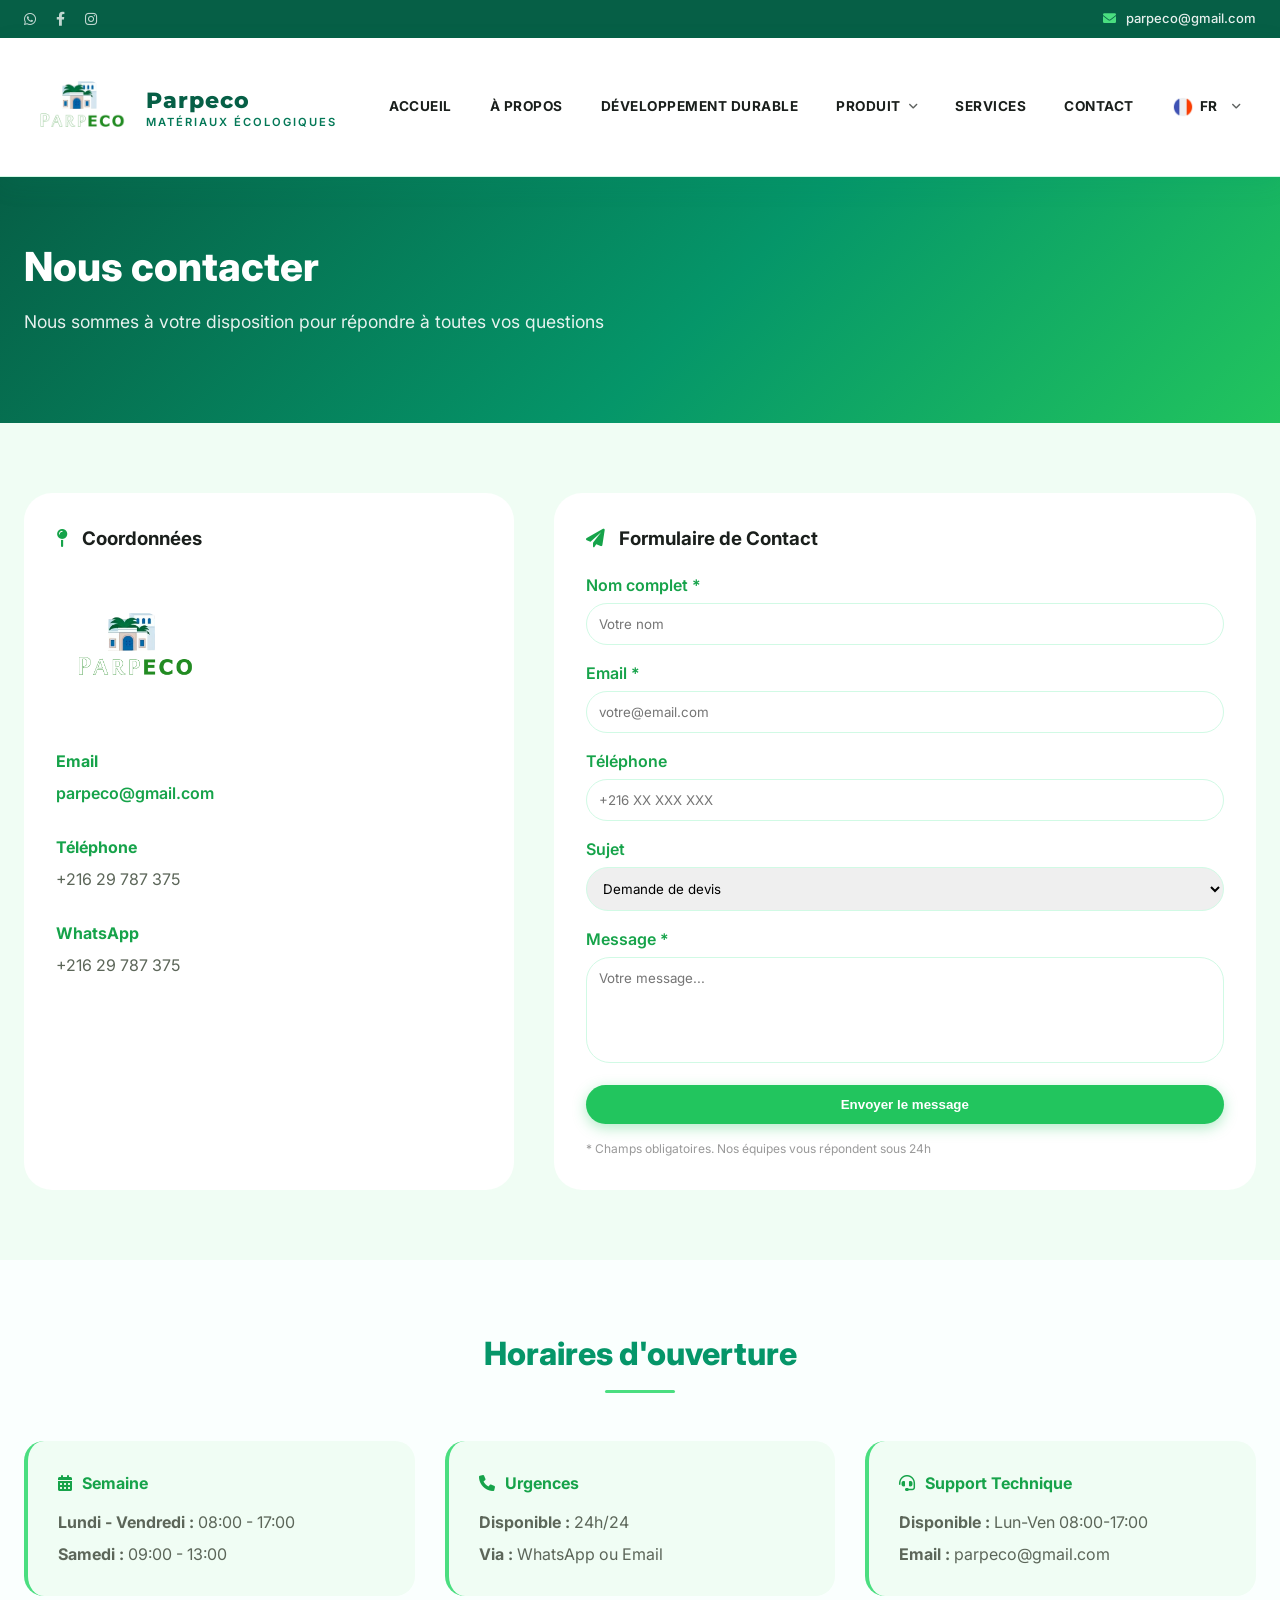
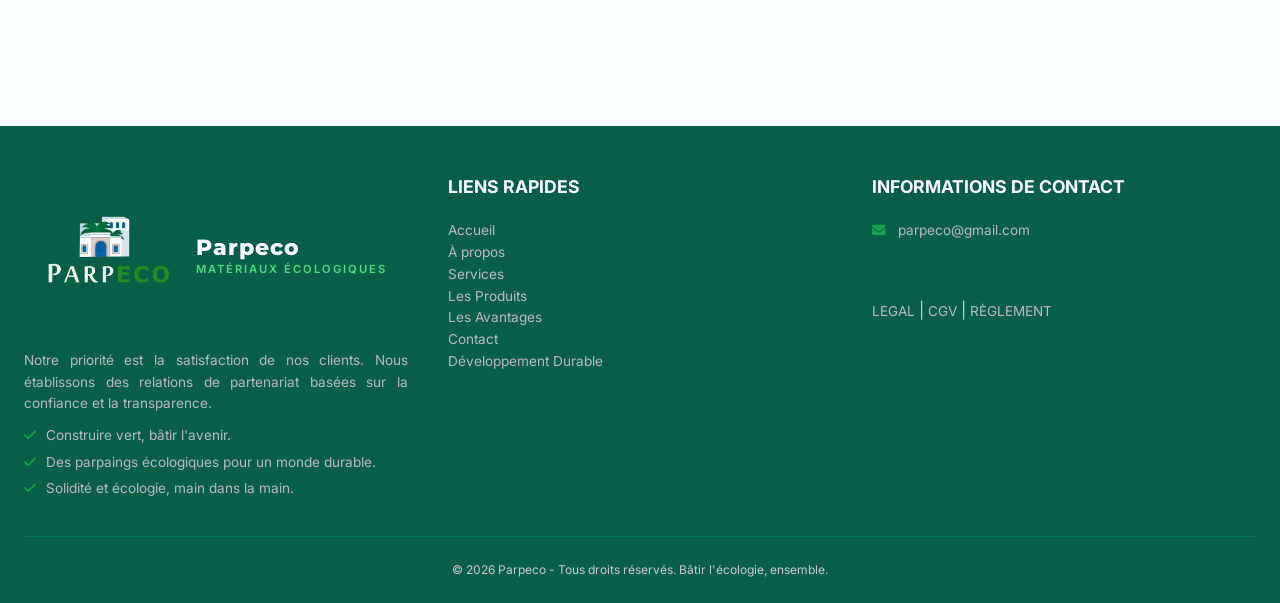
<file: Parpeco _ Contact.html>
<!DOCTYPE html>
<html lang="fr-FR">
<head>
  <meta charset="UTF-8">
  <meta name="viewport" content="width=device-width, initial-scale=1.0">
  <title>Parpeco | Contact - Nous contacter pour un devis</title>
  <meta name="description" content="Contactez Parpeco pour un devis ou renseignement sur nos matériaux écologiques. Route de Tunis Dhehari 8020 SOLIMAN, Tunisie.">
  <link href="https://fonts.googleapis.com/css2?family=Inter:opsz,wght@14..32,300;14..32,400;14..32,600;14..32,700;14..32,800&family=Montserrat:wght@500;600;700;800&display=swap" rel="stylesheet">
  <link rel="stylesheet" href="https://cdnjs.cloudflare.com/ajax/libs/font-awesome/6.0.0-beta3/css/all.min.css">
  <link rel="stylesheet" href="./parpeco-theme.css">
</head>
<body>

<!-- TOP BAR -->
<div class="top-bar">
  <div class="container">
    <div class="top-social">
      <a href="#" aria-label="WhatsApp"><i class="fab fa-whatsapp"></i></a>
      <a href="#" aria-label="Facebook"><i class="fab fa-facebook-f"></i></a>
      <a href="#" aria-label="Instagram"><i class="fab fa-instagram"></i></a>
    </div>
    <div class="top-contact">
      <i class="fas fa-envelope"></i> <a href="mailto:parpeco@gmail.com">parpeco@gmail.com</a>
    </div>
  </div>
</div>

<!-- MAIN HEADER -->
<div class="main-header">
  <div class="container">
    <div class="nav-wrapper">
      <a href="index.html" class="logo-area">
        <span class="logo-img-wrap">
          <img class="logo-img" src="./assets/Parpeco-01.png" alt="Parpeco">
        </span>
        <div class="logo-text">
          <strong>Parpeco</strong>
          <small>MATÉRIAUX ÉCOLOGIQUES</small>
        </div>
      </a>
      <div class="mobile-toggle" id="mobileToggle">
        <i class="fas fa-bars"></i>
      </div>
      <nav class="main-nav" id="mainNav">
        <ul>
          <li><a href="index.html" data-i18n="header-accueil">Accueil</a></li>
          <li><a href="Parpeco _ Â propos.html" data-i18n="header-apropos">À propos</a></li>
          <li><a href="Parpeco _ Développement Durable.html" data-i18n="header-durable">Développement Durable</a></li>
          <li class="dropdown">
            <a href="#" data-i18n="header-produit">Produit</a>
            <ul class="submenu">
              <li><a href="Parpeco _ Les Avantages du produit.html" data-i18n="header-avantages">Avantages du produit</a></li>
              <li><a href="Parpeco _ Produit.html" data-i18n="header-nos-produits">Nos produits</a></li>
            </ul>
          </li>
          <li><a href="Parpeco _ Services.html" data-i18n="header-services">Services</a></li>
          <li><a href="Parpeco _ Contact.html" data-i18n="header-contact">Contact</a></li>
          <li class="dropdown">
            <a href="#" class="lang-trigger"><img class="lang-flag" src="./Parpeco _ Contact_files/icons8-france-circulaire-48.png" alt="fr"><span>FR</span></a>
            <ul class="submenu lang-menu">
              <li><a href="#" onclick="switchLang('fr')">🇫🇷 Français</a></li>
              <li><a href="#" onclick="switchLang('en')">🇬🇧 English</a></li>
              <li><a href="#" onclick="switchLang('ar')">🇹🇳 العربية</a></li>
            </ul>
          </li>
        </ul>
      </nav>
    </div>
  </div>
</div>

<!-- PAGE HEADER -->
<section class="page-header">
  <div class="container">
    <h1>Nous contacter</h1>
    <p>Nous sommes à votre disposition pour répondre à toutes vos questions</p>
  </div>
</section>

<!-- CONTACT FORM & INFO -->
<section style="background: #F0FDF4; padding: 70px 0;">
  <div class="container">
    <div style="display: flex; flex-wrap: wrap; gap: 40px;">
      <div style="flex: 1; background: white; border-radius: 28px; padding: 32px;">
<h3 style="margin-bottom: 20px;"><i class="fas fa-map-pin" style="color: #16A34A; margin-right: 10px;"></i> <span data-i18n="footer-contact">Coordonnées</span></h3>
        <img src="./Parpeco _ Contact_files/Parpeco-01.png" alt="Logo Parpeco Contact" style="width: 150px; height: auto; margin-bottom: 20px;">
        <div style="margin-bottom: 30px;">
          <h4 style="color: #16A34A; margin-bottom: 8px;">Email</h4>
          <p><a href="mailto:parpeco@gmail.com" style="color: #16A34A; text-decoration: none; font-weight: 600;">parpeco@gmail.com</a></p>
        </div>
        <div style="margin-bottom: 30px;">
          <h4 style="color: #16A34A; margin-bottom: 8px;">Téléphone</h4>
          <p style="color: #5C6659;">+216 29 787 375</p>
        </div>
        <div style="margin-bottom: 20px;">
          <h4 style="color: #16A34A; margin-bottom: 8px;">WhatsApp</h4>
          <p style="color: #5C6659;">+216 29 787 375</p>
        </div>
      </div>
      <div style="flex: 1.5; background: white; border-radius: 28px; padding: 32px;">
        <h3 style="margin-bottom: 20px;"><i class="fas fa-paper-plane" style="color: #16A34A; margin-right: 10px;"></i> Formulaire de Contact</h3>
        <form id="contactForm" action="#" method="post">
          <div style="display: grid; gap: 16px;">
            <div>
              <label style="display: block; margin-bottom: 6px; color: #16A34A; font-weight: 600;">Nom complet *</label>
              <input type="text" placeholder="Votre nom" required style="width: 100%; padding: 12px; border-radius: 40px; border: 1px solid #D1FAE5; font-family: inherit;">
            </div>
            <div>
              <label style="display: block; margin-bottom: 6px; color: #16A34A; font-weight: 600;">Email *</label>
              <input type="email" placeholder="votre@email.com" required style="width: 100%; padding: 12px; border-radius: 40px; border: 1px solid #D1FAE5; font-family: inherit;">
            </div>
            <div>
              <label style="display: block; margin-bottom: 6px; color: #16A34A; font-weight: 600;">Téléphone</label>
              <input type="tel" placeholder="+216 XX XXX XXX" style="width: 100%; padding: 12px; border-radius: 40px; border: 1px solid #D1FAE5; font-family: inherit;">
            </div>
            <div>
              <label style="display: block; margin-bottom: 6px; color: #16A34A; font-weight: 600;">Sujet</label>
              <select style="width: 100%; padding: 12px; border-radius: 40px; border: 1px solid #D1FAE5; font-family: inherit;">
                <option>Demande de devis</option>
                <option>Renseignements produits</option>
                <option>Partenariat</option>
                <option>Autre</option>
              </select>
            </div>
            <div>
              <label style="display: block; margin-bottom: 6px; color: #16A34A; font-weight: 600;">Message *</label>
              <textarea rows="5" placeholder="Votre message..." required style="width: 100%; padding: 12px; border-radius: 24px; border: 1px solid #D1FAE5; font-family: inherit; resize: none;"></textarea>
            </div>
            <button type="submit" class="btn" style="border: none; cursor: pointer; width: 100%;">Envoyer le message</button>
          </div>
        </form>
        <p style="font-size: 0.75rem; margin-top: 16px; color: #999;">* Champs obligatoires. Nos équipes vous répondent sous 24h</p>
      </div>
    </div>
  </div>
</section>

<!-- INFO SUPPLÉMENTAIRE -->
<section style="padding: 70px 0;">
  <div class="container">
    <div class="section-title">
<h2 data-i18n="footer-opening-hours">Horaires d'ouverture</h2>
      <div class="green-line"></div>
    </div>
    <div style="display: grid; grid-template-columns: repeat(auto-fit, minmax(250px, 1fr)); gap: 30px;">
      <div style="background: #F0FDF4; padding: 30px; border-radius: 20px; border-left: 4px solid #4ADE80;">
        <h4 style="color: #16A34A; margin-bottom: 15px;"><i class="fas fa-calendar-alt" style="margin-right: 10px;"></i>Semaine</h4>
        <p style="color: #5C6659; margin-bottom: 8px;"><strong>Lundi - Vendredi :</strong> 08:00 - 17:00</p>
        <p style="color: #5C6659;"><strong>Samedi :</strong> 09:00 - 13:00</p>
      </div>
      <div style="background: #F0FDF4; padding: 30px; border-radius: 20px; border-left: 4px solid #4ADE80;">
        <h4 style="color: #16A34A; margin-bottom: 15px;"><i class="fas fa-phone" style="margin-right: 10px;"></i>Urgences</h4>
        <p style="color: #5C6659; margin-bottom: 8px;"><strong>Disponible :</strong> 24h/24</p>
        <p style="color: #5C6659;"><strong>Via :</strong> WhatsApp ou Email</p>
      </div>
      <div style="background: #F0FDF4; padding: 30px; border-radius: 20px; border-left: 4px solid #4ADE80;">
        <h4 style="color: #16A34A; margin-bottom: 15px;"><i class="fas fa-headset" style="margin-right: 10px;"></i>Support Technique</h4>
        <p style="color: #5C6659; margin-bottom: 8px;"><strong>Disponible :</strong> Lun-Ven 08:00-17:00</p>
        <p style="color: #5C6659;"><strong>Email :</strong>  parpeco@gmail.com</p>
      </div>
    </div>
  </div>
</section>

<!-- FOOTER -->
<footer>
  <div class="container">
    <div class="footer-grid">
      <div class="footer-col">
        <div class="footer-logo-area">
          <span class="logo-img-wrap"><img class="footer-logo" src="./assets/Parpeco-01.png" alt="Parpeco"></span>
          <div class="logo-text">
            <strong data-i18n="footer-parpeco">Parpeco</strong>
            <small data-i18n="footer-logo-tagline">MATÉRIAUX ÉCOLOGIQUES</small>
          </div>
        </div>
        <p style="text-align: justify;" data-i18n="footer-paragraph">Notre priorité est la satisfaction de nos clients. Nous établissons des relations de partenariat basées sur la confiance et la transparence.</p>
        <ul class="footer-check-list">
          <li><i class="fa fa-check"></i> <span data-i18n="footer-check-1">Construire vert, bâtir l'avenir.</span></li>
          <li><i class="fa fa-check"></i> <span data-i18n="footer-check-2">Des parpaings écologiques pour un monde durable.</span></li>
          <li><i class="fa fa-check"></i> <span data-i18n="footer-check-3">Solidité et écologie, main dans la main.</span></li>
        </ul>
      </div>
      <div class="footer-col">
        <h4 data-i18n="footer-liens">LIENS RAPIDES</h4>
        <p><a href="index.html" data-i18n="header-accueil">Accueil</a></p>
        <p><a href="Parpeco _ Â propos.html" data-i18n="header-apropos">À propos</a></p>
        <p><a href="Parpeco _ Services.html" data-i18n="header-services">Services</a></p>
        <p><a href="Parpeco _ Produit.html" data-i18n="header-nos-produits">Les Produits</a></p>
        <p><a href="Parpeco _ Les Avantages du produit.html" data-i18n="header-avantages">Les Avantages</a></p>
        <p><a href="Parpeco _ Contact.html" data-i18n="header-contact">Contact</a></p>
        <p><a href="Parpeco _ Développement Durable.html" data-i18n="header-durable">Développement Durable</a></p>
      </div>
      <div class="footer-col">
        <h4 data-i18n="footer-contact">INFORMATIONS DE CONTACT</h4>
        <ul class="footer-contact-list">
          <li><i class="fas fa-envelope"></i> <a href="mailto:parpeco@gmail.com">parpeco@gmail.com</a></li>
        </ul>
        <div class="footer-social">
          <a href="#" aria-label="WhatsApp" data-i18n="footer-social-whatsapp"><i class="fab fa-whatsapp"></i></a>
          <a href="#" aria-label="Facebook" data-i18n="footer-social-facebook"><i class="fab fa-facebook-f"></i></a>
        </div>
        <div class="footer-legal">
          <a href="#" data-i18n="footer-legal-link-legal">LEGAL</a> |
          <a href="#" data-i18n="footer-legal-link-cgv">CGV</a> |
          <a href="#" data-i18n="footer-legal-link-reglement">RÈGLEMENT</a>
        </div>
      </div>
    </div>
    <div class="copyright" data-i18n="footer-copy">© 2026 Parpeco - Tous droits réservés. Bâtir l'écologie, ensemble.</div>
  </div>
</footer>

<script>
  const toggleBtn = document.getElementById('mobileToggle');
  const mainNav = document.getElementById('mainNav');
  if(toggleBtn && mainNav) {
    toggleBtn.addEventListener('click', () => { mainNav.classList.toggle('open'); });
  }

  const translations = {
    'Nous contacter': { en: 'Contact us', ar: 'اتصل بنا' },
    'Nous sommes à votre disposition pour répondre à toutes vos questions': { en: 'We are at your disposal to answer all your questions', ar: 'نحن في خدمتك للإجابة على جميع أسئلتك' },
    'Coordonnées': { en: 'Contact Info', ar: 'معلومات الاتصال' },
    'Adresse': { en: 'Address', ar: 'العنوان' },
    'Formulaire de Contact': { en: 'Contact Form', ar: 'نموذج الاتصال' },
    'Nom complet *': { en: 'Full name *', ar: 'الاسم الكامل *' },
    'Email *': { en: 'Email *', ar: 'البريد الإلكتروني *' },
    'Sujet': { en: 'Subject', ar: 'الموضوع' },
    'Demande de devis': { en: 'Quote request', ar: 'طلب عرض سعر' },
    'Renseignements produits': { en: 'Product information', ar: 'معلومات المنتج' },
    'Partenariat': { en: 'Partnership', ar: 'الشراكة' },
    'Autre': { en: 'Other', ar: 'أخرى' },
    'Message *': { en: 'Message *', ar: 'الرسالة *' },
    'Envoyer le message': { en: 'Send message', ar: 'إرسال الرسالة' },
    'Horaires d\'ouverture': { en: 'Opening hours', ar: 'ساعات العمل' },
    'Semaine': { en: 'Weekdays', ar: 'أيام الأسبوع' },
    'Lundi - Vendredi :': { en: 'Monday - Friday:', ar: 'الاثنين - الجمعة:' },
    '08:00 - 17:00': { en: '08:00 - 17:00', ar: '08:00 - 17:00' },
    'Samedi :': { en: 'Saturday:', ar: 'السبت:' },
    '09:00 - 13:00': { en: '09:00 - 13:00', ar: '09:00 - 13:00' },
    'Urgences': { en: 'Emergencies', ar: 'الحالات الطارئة' },
    '24h/24': { en: '24/7', ar: '24/7' },
    'WhatsApp ou Email': { en: 'WhatsApp or Email', ar: 'واتس آب أو البريد الإلكتروني' },
    'Support Technique': { en: 'Technical Support', ar: 'الدعم الفني' },
    'Lun-Ven 08:00-17:00': { en: 'Mon-Fri 08:00-17:00', ar: 'الاثنين-الجمعة 08:00-17:00' },
    'header-accueil': { en: 'Home', ar: 'الصفحة الرئيسية' },
    'header-apropos': { en: 'About', ar: 'من نحن' },
    'header-durable': { en: 'Sustainability', ar: 'التنمية المستدامة' },
    'header-produit': { en: 'Product', ar: 'المنتج' },
    'header-avantages': { en: 'Product Benefits', ar: 'مزايا المنتج' },
    'header-nos-produits': { en: 'Our Products', ar: 'منتجاتنا' },
    'header-services': { en: 'Services', ar: 'الخدمات' },
    'header-contact': { en: 'Contact', ar: 'اتصل بنا' },

    // Footer
    'footer-parpeco': { en: 'Parpeco', ar: 'Parpeco' },
    'footer-logo-tagline': { en: 'ECOLOGICAL MATERIALS', ar: 'مُواد بيئية' },
    'footer-paragraph': { en: 'Our priority is customer satisfaction. We build partnership relationships based on trust and transparency.', ar: 'أولوية Parpeco هي رضا عملائنا. نحن نبني علاقات شراكة قائمة على الثقة والشفافية.' },
    'footer-check-1': { en: 'Build green, shape the future.', ar: 'بنِ أخضر… واصنع المستقبل.' },
    'footer-check-2': { en: 'Eco-friendly blocks for a sustainable world.', ar: 'بلوكات بيئية لعالم مستدام.' },
    'footer-check-3': { en: 'Strength and ecology, side by side.', ar: 'متانة وبيئة معاً، جنباً إلى جنب.' },
    'footer-liens': { en: 'Quick Links', ar: 'روابط سريعة' },
    'footer-contact': { en: 'Contact information', ar: 'معلومات الاتصال' },
    'footer-contact-address': { en: 'Route de Tunis Dhehari 8020 SOLIMAN', ar: 'Route de Tunis Dhehari 8020 SOLIMAN' },
    'footer-social-whatsapp': { en: 'WhatsApp', ar: 'واتساب' },
    'footer-social-facebook': { en: 'Facebook', ar: 'فيسبوك' },
    'footer-legal-link-legal': { en: 'LEGAL', ar: 'قانوني' },
    'footer-legal-link-cgv': { en: 'Terms', ar: 'الشروط' },
    'footer-legal-link-reglement': { en: 'POLICY', ar: 'اللوائح' },
    'footer-copy': { en: '© 2026 Parpeco - All rights reserved. Building ecology, together.', ar: '© 2026 Parpeco - جميع الحقوق محفوظة. نبني البيئة معاً.' }
  };

  function getTranslation(key, lang) {
    if (translations[lang] && translations[lang][key] !== undefined) {
      return translations[lang][key];
    }
    if (translations[key] && translations[key][lang] !== undefined) {
      return translations[key][lang];
    }
    return null;
  }

  function translateNode(node, lang) {
    if (node.nodeType === 3) { // Text node
      const text = node.textContent.trim();
      if (text) {
        if (node.originalText === undefined) {
          node.originalText = node.textContent;
        }
        const origTextTrimmed = node.originalText.trim();
        const val = getTranslation(origTextTrimmed, lang);
        if (val !== null) {
          const leadingWs = node.originalText.match(/^\s*/)[0];
          const trailingWs = node.originalText.match(/\s*$/)[0];
          node.textContent = leadingWs + val + trailingWs;
        } else if (lang === 'fr') {
          node.textContent = node.originalText;
        }
      }
    } else if (node.nodeType === 1) { // Element node
      // Handle data-i18n
      if (node.hasAttribute('data-i18n')) {
        const key = node.getAttribute('data-i18n');
        if (node.originalText === undefined) {
          node.originalText = node.textContent;
        }
        if (node.originalAlt === undefined && node.tagName === 'IMG') {
          node.originalAlt = node.getAttribute('alt') || '';
        }
        
        const val = getTranslation(key, lang);
        if (val !== null) {
          if (node.tagName === 'IMG') {
            node.setAttribute('alt', val);
          } else {
            node.textContent = val;
          }
        } else if (lang === 'fr') {
          if (node.tagName === 'IMG') {
            node.setAttribute('alt', node.originalAlt);
          } else {
            node.textContent = node.originalText;
          }
        }
        return; // Skip translating children for data-i18n elements
      }

      // Handle placeholder
      if (node.hasAttribute('placeholder')) {
        const placeholder = node.getAttribute('placeholder');
        if (node.originalPlaceholder === undefined) {
          node.originalPlaceholder = placeholder;
        }
        const origPlaceholderTrimmed = node.originalPlaceholder.trim();
        const val = getTranslation(origPlaceholderTrimmed, lang);
        if (val !== null) {
          node.setAttribute('placeholder', val);
        } else if (lang === 'fr') {
          node.setAttribute('placeholder', node.originalPlaceholder);
        }
      }

      // Handle image alt (if not using data-i18n)
      if (node.tagName === 'IMG' && node.hasAttribute('alt')) {
        const alt = node.getAttribute('alt');
        if (node.originalAlt === undefined) {
          node.originalAlt = alt;
        }
        const origAltTrimmed = node.originalAlt.trim();
        const val = getTranslation(origAltTrimmed, lang);
        if (val !== null) {
          node.setAttribute('alt', val);
        } else if (lang === 'fr') {
          node.setAttribute('alt', node.originalAlt);
        }
      }

      // Recurse children
      for (let child of node.childNodes) {
        translateNode(child, lang);
      }
    }
  }

  function updateLangTrigger(lang) {
    const triggerImg = document.querySelector('.lang-trigger img');
    const triggerSpan = document.querySelector('.lang-trigger span');
    if (triggerImg && triggerSpan) {
      const currentSrc = triggerImg.getAttribute('src');
      if (currentSrc) {
        const parts = currentSrc.split('/');
        if (lang === 'fr') {
          parts[parts.length - 1] = 'icons8-france-circulaire-48.png';
          triggerSpan.textContent = 'FR';
        } else if (lang === 'en') {
          parts[parts.length - 1] = 'icons8-angleterre-circulaire-48.png';
          triggerSpan.textContent = 'EN';
        } else if (lang === 'ar') {
          parts[parts.length - 1] = 'icons8-tunisie-circulaire-48.png';
          triggerSpan.textContent = 'AR';
        }
        triggerImg.setAttribute('src', parts.join('/'));
      }
    }
  }

  function applyTranslation(lang) {
    const body = document.body;
    translateNode(body, lang);
    
    document.documentElement.lang = lang;
    if (lang === 'ar') {
      document.documentElement.dir = 'rtl';
    } else {
      document.documentElement.dir = 'ltr';
    }
    
    updateLangTrigger(lang);
    localStorage.setItem('lang', lang);
  }

  window.switchLang = function(lang) {
    applyTranslation(lang);
  };

  document.addEventListener('DOMContentLoaded', () => {
    const savedLang = localStorage.getItem('lang') || 'fr';
    applyTranslation(savedLang);
  });

  const contactForm = document.getElementById('contactForm');
  if(contactForm) {
    contactForm.addEventListener('submit', (e) => {
      e.preventDefault();
      alert('Merci ! Votre message a bien été envoyé. Nous vous répondrons rapidement.');
      contactForm.reset();
    });
  }
</script>
</body>
</html>
</file>
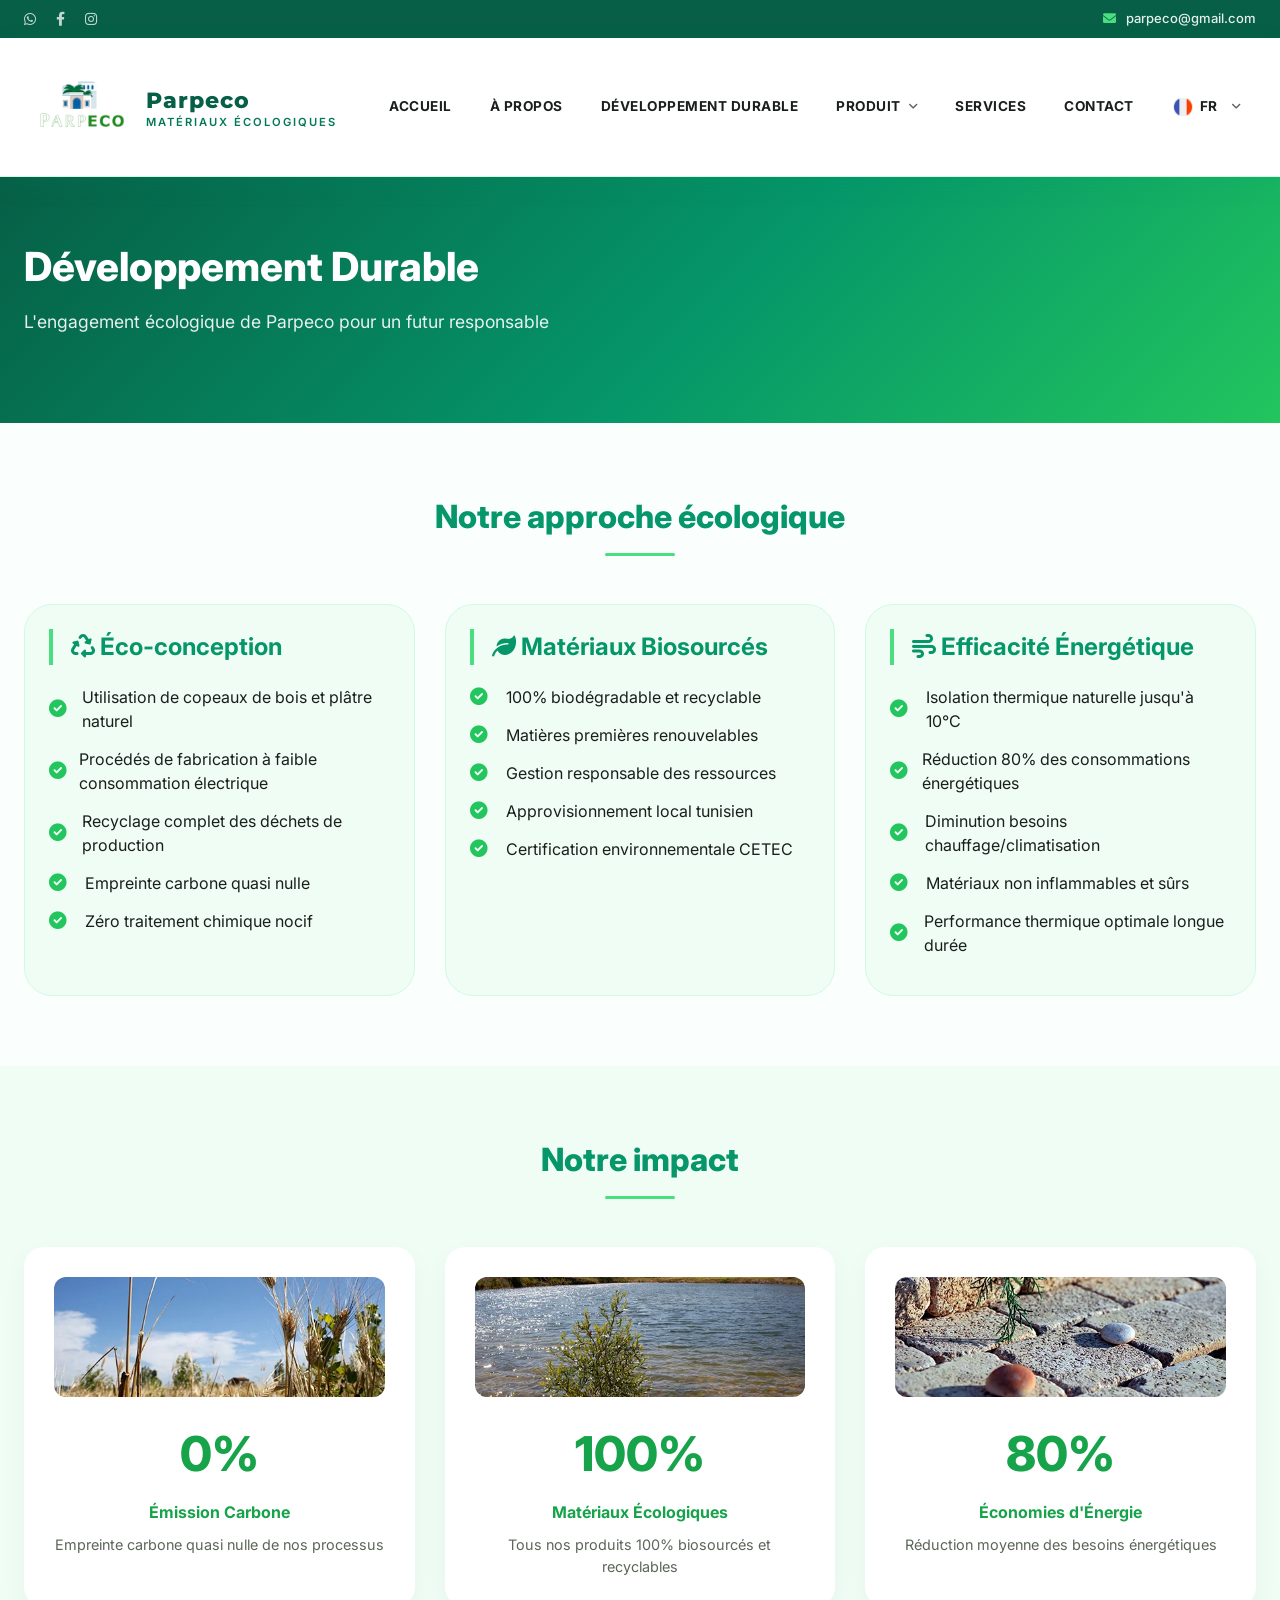
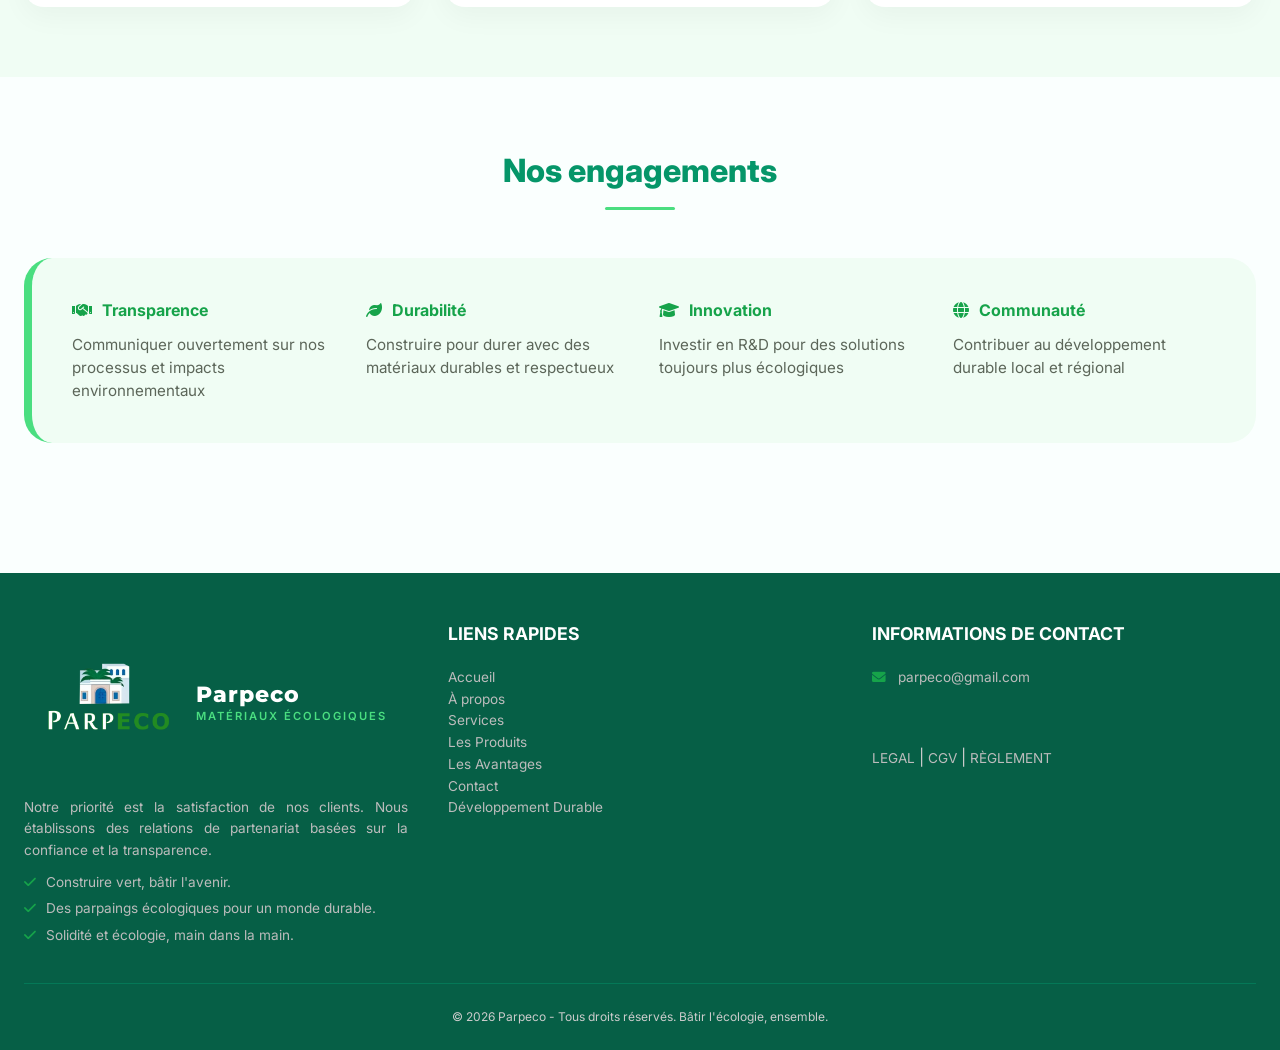
<file: Parpeco _ Développement Durable.html>
<!DOCTYPE html>
<html lang="fr-FR">
<head>
  <meta charset="UTF-8">
  <meta name="viewport" content="width=device-width, initial-scale=1.0">
  <title>Parpeco | Développement Durable - Construction écologique</title>
  <meta name="description" content="Parpeco s'engage pour le développement durable avec des matériaux écologiques, zéro carbone, et procédés respectueux de l'environnement.">
  <link href="https://fonts.googleapis.com/css2?family=Inter:opsz,wght@14..32,300;14..32,400;14..32,600;14..32,700;14..32,800&family=Montserrat:wght@500;600;700;800&display=swap" rel="stylesheet">
  <link rel="stylesheet" href="https://cdnjs.cloudflare.com/ajax/libs/font-awesome/6.0.0-beta3/css/all.min.css">
  <link rel="stylesheet" href="./parpeco-theme.css">
</head>
<body>

<!-- TOP BAR -->
<div class="top-bar">
  <div class="container">
    <div class="top-social">
      <a href="#" aria-label="WhatsApp"><i class="fab fa-whatsapp"></i></a>
      <a href="#" aria-label="Facebook"><i class="fab fa-facebook-f"></i></a>
      <a href="#" aria-label="Instagram"><i class="fab fa-instagram"></i></a>
    </div>
    <div class="top-contact">
      <i class="fas fa-envelope"></i> <a href="mailto:parpeco@gmail.com">parpeco@gmail.com</a>
    </div>
  </div>
</div>

<!-- MAIN HEADER -->
<div class="main-header">
  <div class="container">
    <div class="nav-wrapper">
      <a href="index.html" class="logo-area">
        <span class="logo-img-wrap">
          <img class="logo-img" src="./assets/Parpeco-01.png" alt="Parpeco">
        </span>
        <div class="logo-text">
          <strong>Parpeco</strong>
          <small>MATÉRIAUX ÉCOLOGIQUES</small>
        </div>
      </a>
      <div class="mobile-toggle" id="mobileToggle">
        <i class="fas fa-bars"></i>
      </div>
      <nav class="main-nav" id="mainNav">
        <ul>
          <li><a href="index.html" data-i18n="header-accueil">Accueil</a></li>
          <li><a href="Parpeco _ Â propos.html" data-i18n="header-apropos">À propos</a></li>
          <li><a href="Parpeco _ Développement Durable.html" data-i18n="header-durable">Développement Durable</a></li>
          <li class="dropdown">
            <a href="#" data-i18n="header-produit">Produit</a>
            <ul class="submenu">
              <li><a href="Parpeco _ Les Avantages du produit.html" data-i18n="header-avantages">Avantages du produit</a></li>
              <li><a href="Parpeco _ Produit.html" data-i18n="header-nos-produits">Nos produits</a></li>
            </ul>
          </li>
          <li><a href="Parpeco _ Services.html" data-i18n="header-services">Services</a></li>
          <li><a href="Parpeco _ Contact.html" data-i18n="header-contact">Contact</a></li>
          <li class="dropdown">
            <a href="#" class="lang-trigger"><img class="lang-flag" src="./Parpeco _ Développement Durable_files/icons8-france-circulaire-48.png" alt="fr"><span>FR</span></a>
            <ul class="submenu lang-menu">
              <li><a href="#" onclick="switchLang('fr')">🇫🇷 Français</a></li>
              <li><a href="#" onclick="switchLang('en')">🇬🇧 English</a></li>
              <li><a href="#" onclick="switchLang('ar')">🇹🇳 العربية</a></li>
            </ul>
          </li>
        </ul>
      </nav>
    </div>
  </div>
</div>

<!-- PAGE HEADER -->
<section class="page-header">
  <div class="container">
    <h1>Développement Durable</h1>
    <p>L'engagement écologique de Parpeco pour un futur responsable</p>
  </div>
</section>

<!-- MAIN CONTENT -->
<section style="padding: 70px 0;">
  <div class="container">
    <div class="section-title">
      <h2>Notre approche écologique</h2>
      <div class="green-line"></div>
    </div>
    <div style="display: flex; flex-wrap: wrap; gap: 30px;">
      <div class="av-box">
        <h3><i class="fas fa-recycle"></i> Éco-conception</h3>
        <ul class="av-list">
          <li><i class="fas fa-check-circle"></i> Utilisation de copeaux de bois et plâtre naturel</li>
          <li><i class="fas fa-check-circle"></i> Procédés de fabrication à faible consommation électrique</li>
          <li><i class="fas fa-check-circle"></i> Recyclage complet des déchets de production</li>
          <li><i class="fas fa-check-circle"></i> Empreinte carbone quasi nulle</li>
          <li><i class="fas fa-check-circle"></i> Zéro traitement chimique nocif</li>
        </ul>
      </div>
      <div class="av-box">
        <h3><i class="fas fa-leaf"></i> Matériaux Biosourcés</h3>
        <ul class="av-list">
          <li><i class="fas fa-check-circle"></i> 100% biodégradable et recyclable</li>
          <li><i class="fas fa-check-circle"></i> Matières premières renouvelables</li>
          <li><i class="fas fa-check-circle"></i> Gestion responsable des ressources</li>
          <li><i class="fas fa-check-circle"></i> Approvisionnement local tunisien</li>
          <li><i class="fas fa-check-circle"></i> Certification environnementale CETEC</li>
        </ul>
      </div>
      <div class="av-box">
        <h3><i class="fas fa-wind"></i> Efficacité Énergétique</h3>
        <ul class="av-list">
          <li><i class="fas fa-check-circle"></i> Isolation thermique naturelle jusqu'à 10°C</li>
          <li><i class="fas fa-check-circle"></i> Réduction 80% des consommations énergétiques</li>
          <li><i class="fas fa-check-circle"></i> Diminution besoins chauffage/climatisation</li>
          <li><i class="fas fa-check-circle"></i> Matériaux non inflammables et sûrs</li>
          <li><i class="fas fa-check-circle"></i> Performance thermique optimale longue durée</li>
        </ul>
      </div>
    </div>
  </div>
</section>

<!-- IMPACT CHIFFRES -->
<section style="background: #F0FDF4; padding: 70px 0;">
  <div class="container">
    <div class="section-title">
      <h2>Notre impact</h2>
      <div class="green-line"></div>
    </div>
    <div style="display: grid; grid-template-columns: repeat(auto-fit, minmax(200px, 1fr)); gap: 30px;">
      <div style="background: white; padding: 30px; border-radius: 20px; text-align: center; box-shadow: 0 10px 28px rgba(0,0,0,0.04);">
        <img src="./Parpeco _ Développement Durable_files/10.jpg" alt="Éco-conception" style="width:100%; border-radius: 12px; height: 120px; object-fit: cover; margin-bottom: 15px;">
        <div style="font-size: 3rem; color: #16A34A; font-weight: 800; margin-bottom: 10px;">0%</div>
        <h4 style="color: #16A34A; margin-bottom: 10px;">Émission Carbone</h4>
        <p style="font-size: 0.9rem; color: #5C6659;">Empreinte carbone quasi nulle de nos processus</p>
      </div>
      <div style="background: white; padding: 30px; border-radius: 20px; text-align: center; box-shadow: 0 10px 28px rgba(0,0,0,0.04);">
        <img src="./Parpeco _ Développement Durable_files/4.jpg" alt="Matériaux Écologiques" style="width:100%; border-radius: 12px; height: 120px; object-fit: cover; margin-bottom: 15px;">
        <div style="font-size: 3rem; color: #16A34A; font-weight: 800; margin-bottom: 10px;">100%</div>
        <h4 style="color: #16A34A; margin-bottom: 10px;">Matériaux Écologiques</h4>
        <p style="font-size: 0.9rem; color: #5C6659;">Tous nos produits 100% biosourcés et recyclables</p>
      </div>
      <div style="background: white; padding: 30px; border-radius: 20px; text-align: center; box-shadow: 0 10px 28px rgba(0,0,0,0.04);">
        <img src="./Parpeco _ Développement Durable_files/5.jpg" alt="Économies d'Énergie" style="width:100%; border-radius: 12px; height: 120px; object-fit: cover; margin-bottom: 15px;">
        <div style="font-size: 3rem; color: #16A34A; font-weight: 800; margin-bottom: 10px;">80%</div>
        <h4 style="color: #16A34A; margin-bottom: 10px;">Économies d'Énergie</h4>
        <p style="font-size: 0.9rem; color: #5C6659;">Réduction moyenne des besoins énergétiques</p>
      </div>
    </div>
  </div>
</section>

<!-- ENGAGEMENTS -->
<section style="padding: 70px 0;">
  <div class="container">
    <div class="section-title">
      <h2>Nos engagements</h2>
      <div class="green-line"></div>
    </div>
    <div style="background: #F0FDF4; border-radius: 28px; padding: 40px; border-left: 8px solid #4ADE80;">
      <div style="display: grid; grid-template-columns: repeat(auto-fit, minmax(200px, 1fr)); gap: 30px;">
        <div>
          <h4 style="color: #16A34A; margin-bottom: 12px;"><i class="fas fa-handshake" style="margin-right: 10px;"></i>Transparence</h4>
          <p style="color: #5C6659; font-size: 0.95rem;">Communiquer ouvertement sur nos processus et impacts environnementaux</p>
        </div>
        <div>
          <h4 style="color: #16A34A; margin-bottom: 12px;"><i class="fas fa-leaf" style="margin-right: 10px;"></i>Durabilité</h4>
          <p style="color: #5C6659; font-size: 0.95rem;">Construire pour durer avec des matériaux durables et respectueux</p>
        </div>
        <div>
          <h4 style="color: #16A34A; margin-bottom: 12px;"><i class="fas fa-graduation-cap" style="margin-right: 10px;"></i>Innovation</h4>
          <p style="color: #5C6659; font-size: 0.95rem;">Investir en R&D pour des solutions toujours plus écologiques</p>
        </div>
        <div>
          <h4 style="color: #16A34A; margin-bottom: 12px;"><i class="fas fa-globe" style="margin-right: 10px;"></i>Communauté</h4>
          <p style="color: #5C6659; font-size: 0.95rem;">Contribuer au développement durable local et régional</p>
        </div>
      </div>
    </div>
  </div>
</section>

<!-- FOOTER -->
<footer>
  <div class="container">
    <div class="footer-grid">
      <div class="footer-col">
        <div class="footer-logo-area">
          <span class="logo-img-wrap"><img class="footer-logo" src="./assets/Parpeco-01.png" alt="Parpeco"></span>
          <div class="logo-text">
            <strong data-i18n="footer-parpeco">Parpeco</strong>
            <small data-i18n="footer-logo-tagline">MATÉRIAUX ÉCOLOGIQUES</small>
          </div>
        </div>
        <p style="text-align: justify;" data-i18n="footer-paragraph">Notre priorité est la satisfaction de nos clients. Nous établissons des relations de partenariat basées sur la confiance et la transparence.</p>
        <ul class="footer-check-list">
          <li><i class="fa fa-check"></i> <span data-i18n="footer-check-1">Construire vert, bâtir l'avenir.</span></li>
          <li><i class="fa fa-check"></i> <span data-i18n="footer-check-2">Des parpaings écologiques pour un monde durable.</span></li>
          <li><i class="fa fa-check"></i> <span data-i18n="footer-check-3">Solidité et écologie, main dans la main.</span></li>
        </ul>
      </div>
      <div class="footer-col">
        <h4 data-i18n="footer-liens">LIENS RAPIDES</h4>
        <p><a href="index.html" data-i18n="header-accueil">Accueil</a></p>
        <p><a href="Parpeco _ Â propos.html" data-i18n="header-apropos">À propos</a></p>
        <p><a href="Parpeco _ Services.html" data-i18n="header-services">Services</a></p>
        <p><a href="Parpeco _ Produit.html" data-i18n="header-nos-produits">Les Produits</a></p>
        <p><a href="Parpeco _ Les Avantages du produit.html" data-i18n="header-avantages">Les Avantages</a></p>
        <p><a href="Parpeco _ Contact.html" data-i18n="header-contact">Contact</a></p>
        <p><a href="Parpeco _ Développement Durable.html" data-i18n="header-durable">Développement Durable</a></p>
      </div>
      <div class="footer-col">
        <h4 data-i18n="footer-contact">INFORMATIONS DE CONTACT</h4>
        <ul class="footer-contact-list">
          <li><i class="fas fa-envelope"></i> <a href="mailto:parpeco@gmail.com">parpeco@gmail.com</a></li>
        </ul>
        <div class="footer-social">
          <a href="#" aria-label="WhatsApp" data-i18n="footer-social-whatsapp"><i class="fab fa-whatsapp"></i></a>
          <a href="#" aria-label="Facebook" data-i18n="footer-social-facebook"><i class="fab fa-facebook-f"></i></a>
        </div>
        <div class="footer-legal">
          <a href="#" data-i18n="footer-legal-link-legal">LEGAL</a> |
          <a href="#" data-i18n="footer-legal-link-cgv">CGV</a> |
          <a href="#" data-i18n="footer-legal-link-reglement">RÈGLEMENT</a>
        </div>
      </div>
    </div>
    <div class="copyright" data-i18n="footer-copy">© 2026 Parpeco - Tous droits réservés. Bâtir l'écologie, ensemble.</div>
  </div>
</footer>

<script>
  const toggleBtn = document.getElementById('mobileToggle');
  const mainNav = document.getElementById('mainNav');
  if(toggleBtn && mainNav) {
    toggleBtn.addEventListener('click', () => { mainNav.classList.toggle('open'); });
  }

  const translations = {
    'Développement Durable': { en: 'Sustainable Development', ar: 'التنمية المستدامة' },
    'L\'engagement écologique de Parpeco pour un futur responsable': { en: 'Parpeco\'s ecological commitment for a responsible future', ar: 'التزام Parpeco البيئي لمستقبل مسؤول' },
    'Notre approche écologique': { en: 'Our ecological approach', ar: 'نهجنا البيئي' },
    'Éco-conception': { en: 'Eco-design', ar: 'التصميم البيئي' },
    'Utilisation de copeaux de bois et plâtre naturel': { en: 'Use of wood chips and natural plaster', ar: 'استخدام رقائق الخشب والجص الطبيعي' },
    'Procédés de fabrication à faible consommation électrique': { en: 'Low-energy manufacturing processes', ar: 'عمليات التصنيع منخفضة الطاقة' },
    'Recyclage complet des déchets de production': { en: 'Complete recycling of production waste', ar: 'إعادة تدوير كاملة لنفايات الإنتاج' },
    'Empreinte carbone quasi nulle': { en: 'Near-zero carbon footprint', ar: 'انبعاثات كربونية قريبة من الصفر' },
    'Zéro traitement chimique nocif': { en: 'Zero harmful chemical treatment', ar: 'معاملة كيميائية ضارة صفرية' },
    'Matériaux Biosourcés': { en: 'Biosourced Materials', ar: 'المواد البيوية المصدر' },
    '100% biodégradable et recyclable': { en: '100% biodegradable and recyclable', ar: '100% قابلة للتحلل البيولوجي وقابلة لإعادة التدوير' },
    'Matières premières renouvelables': { en: 'Renewable raw materials', ar: 'مواد خام متجددة' },
    'Gestion responsable des ressources': { en: 'Responsible resource management', ar: 'إدارة مسؤولة للموارد' },
    'Approvisionnement local tunisien': { en: 'Local Tunisian sourcing', ar: 'المصادر المحلية التونسية' },
    'Certification environnementale CETEC': { en: 'CETEC environmental certification', ar: 'شهادة CETEC البيئية' },
    'Efficacité Énergétique': { en: 'Energy Efficiency', ar: 'كفاءة الطاقة' },
    'Isolation thermique naturelle jusqu\'à 10°C': { en: 'Natural thermal insulation up to 10°C', ar: 'العزل الحراري الطبيعي حتى 10 درجات مئوية' },
    'Réduction 80% des consommations énergétiques': { en: '80% reduction in energy consumption', ar: 'تقليل 80% من استهلاك الطاقة' },
    'Diminution besoins chauffage/climatisation': { en: 'Reduced heating/cooling needs', ar: 'تقليل احتياجات التدفئة والتبريد' },
    'Matériaux non inflammables et sûrs': { en: 'Non-flammable and safe materials', ar: 'مواد غير قابلة للاشتعال وآمنة' },
    'Performance thermique optimale longue durée': { en: 'Optimal long-term thermal performance', ar: 'أداء حراري أمثل على المدى الطويل' },
    'Notre impact': { en: 'Our impact', ar: 'تأثيرنا' },
    'Émission Carbone': { en: 'Carbon Emissions', ar: 'انبعاثات الكربون' },
    'Empreinte carbone quasi nulle de nos processus': { en: 'Near-zero carbon footprint from our processes', ar: 'انبعاثات كربونية قريبة من الصفر من عملياتنا' },
    'Matériaux Écologiques': { en: 'Ecological Materials', ar: 'المواد البيئية' },
    'Tous nos produits 100% biosourcés et recyclables': { en: 'All our products 100% biosourced and recyclable', ar: 'جميع منتجاتنا 100% بيوية المصدر وقابلة لإعادة التدوير' },
    'Économies d\'Énergie': { en: 'Energy Savings', ar: 'توفير الطاقة' },
    'Réduction moyenne des besoins énergétiques': { en: 'Average reduction in energy needs', ar: 'متوسط تقليل احتياجات الطاقة' },
    'Nos engagements': { en: 'Our commitments', ar: 'التزاماتنا' },
    'Transparence': { en: 'Transparency', ar: 'الشفافية' },
    'Communiquer ouvertement sur nos processus et impacts environnementaux': { en: 'Communicate openly about our processes and environmental impacts', ar: 'التواصل بصراحة حول عملياتنا وآثارنا البيئية' },
    'Durabilité': { en: 'Sustainability', ar: 'الاستدامة' },
    'Construire pour durer avec des matériaux durables et respectueux': { en: 'Build to last with durable and respectful materials', ar: 'البناء للبقاء مع مواد متينة واحترامية' },
    'Innovation': { en: 'Innovation', ar: 'الابتكار' },
    'Investir en R&D pour des solutions toujours plus écologiques': { en: 'Invest in R&D for increasingly ecological solutions', ar: 'الاستثمار في البحث والتطوير لحلول أكثر بيئية' },
    'Communauté': { en: 'Community', ar: 'المجتمع' },
    'Contribuer au développement durable local et régional': { en: 'Contribute to local and regional sustainable development', ar: 'المساهمة في التنمية المستدامة المحلية والإقليمية' },
    'Engagement envers la durabilité et la construction écologique responsable.': { en: 'Commitment to sustainability and responsible ecological construction.', ar: 'الالتزام بالاستدامة والبناء البيئي المسؤول.' },
    'header-accueil': { en: 'Home', ar: 'الصفحة الرئيسية' },
    'header-apropos': { en: 'About', ar: 'من نحن' },
    'header-durable': { en: 'Sustainability', ar: 'التنمية المستدامة' },
    'header-produit': { en: 'Product', ar: 'المنتج' },
    'header-avantages': { en: 'Product Benefits', ar: 'مزايا المنتج' },
    'header-nos-produits': { en: 'Our Products', ar: 'منتجاتنا' },
    'header-services': { en: 'Services', ar: 'الخدمات' },
    'header-contact': { en: 'Contact', ar: 'اتصل بنا' }
  };

  function getTranslation(key, lang) {
    if (translations[lang] && translations[lang][key] !== undefined) {
      return translations[lang][key];
    }
    if (translations[key] && translations[key][lang] !== undefined) {
      return translations[key][lang];
    }
    return null;
  }

  function translateNode(node, lang) {
    if (node.nodeType === 3) { // Text node
      const text = node.textContent.trim();
      if (text) {
        if (node.originalText === undefined) {
          node.originalText = node.textContent;
        }
        const origTextTrimmed = node.originalText.trim();
        const val = getTranslation(origTextTrimmed, lang);
        if (val !== null) {
          const leadingWs = node.originalText.match(/^\s*/)[0];
          const trailingWs = node.originalText.match(/\s*$/)[0];
          node.textContent = leadingWs + val + trailingWs;
        } else if (lang === 'fr') {
          node.textContent = node.originalText;
        }
      }
    } else if (node.nodeType === 1) { // Element node
      // Handle data-i18n
      if (node.hasAttribute('data-i18n')) {
        const key = node.getAttribute('data-i18n');
        if (node.originalText === undefined) {
          node.originalText = node.textContent;
        }
        if (node.originalAlt === undefined && node.tagName === 'IMG') {
          node.originalAlt = node.getAttribute('alt') || '';
        }
        
        const val = getTranslation(key, lang);
        if (val !== null) {
          if (node.tagName === 'IMG') {
            node.setAttribute('alt', val);
          } else {
            node.textContent = val;
          }
        } else if (lang === 'fr') {
          if (node.tagName === 'IMG') {
            node.setAttribute('alt', node.originalAlt);
          } else {
            node.textContent = node.originalText;
          }
        }
        return; // Skip translating children for data-i18n elements
      }

      // Handle placeholder
      if (node.hasAttribute('placeholder')) {
        const placeholder = node.getAttribute('placeholder');
        if (node.originalPlaceholder === undefined) {
          node.originalPlaceholder = placeholder;
        }
        const origPlaceholderTrimmed = node.originalPlaceholder.trim();
        const val = getTranslation(origPlaceholderTrimmed, lang);
        if (val !== null) {
          node.setAttribute('placeholder', val);
        } else if (lang === 'fr') {
          node.setAttribute('placeholder', node.originalPlaceholder);
        }
      }

      // Handle image alt (if not using data-i18n)
      if (node.tagName === 'IMG' && node.hasAttribute('alt')) {
        const alt = node.getAttribute('alt');
        if (node.originalAlt === undefined) {
          node.originalAlt = alt;
        }
        const origAltTrimmed = node.originalAlt.trim();
        const val = getTranslation(origAltTrimmed, lang);
        if (val !== null) {
          node.setAttribute('alt', val);
        } else if (lang === 'fr') {
          node.setAttribute('alt', node.originalAlt);
        }
      }

      // Recurse children
      for (let child of node.childNodes) {
        translateNode(child, lang);
      }
    }
  }

  function updateLangTrigger(lang) {
    const triggerImg = document.querySelector('.lang-trigger img');
    const triggerSpan = document.querySelector('.lang-trigger span');
    if (triggerImg && triggerSpan) {
      const currentSrc = triggerImg.getAttribute('src');
      if (currentSrc) {
        const parts = currentSrc.split('/');
        if (lang === 'fr') {
          parts[parts.length - 1] = 'icons8-france-circulaire-48.png';
          triggerSpan.textContent = 'FR';
        } else if (lang === 'en') {
          parts[parts.length - 1] = 'icons8-angleterre-circulaire-48.png';
          triggerSpan.textContent = 'EN';
        } else if (lang === 'ar') {
          parts[parts.length - 1] = 'icons8-tunisie-circulaire-48.png';
          triggerSpan.textContent = 'AR';
        }
        triggerImg.setAttribute('src', parts.join('/'));
      }
    }
  }

  function applyTranslation(lang) {
    const body = document.body;
    translateNode(body, lang);
    
    document.documentElement.lang = lang;
    if (lang === 'ar') {
      document.documentElement.dir = 'rtl';
    } else {
      document.documentElement.dir = 'ltr';
    }
    
    updateLangTrigger(lang);
    localStorage.setItem('lang', lang);
  }

  window.switchLang = function(lang) {
    applyTranslation(lang);
  };

  document.addEventListener('DOMContentLoaded', () => {
    const savedLang = localStorage.getItem('lang') || 'fr';
    applyTranslation(savedLang);
  });
</script>
</body>
</html>
</file>
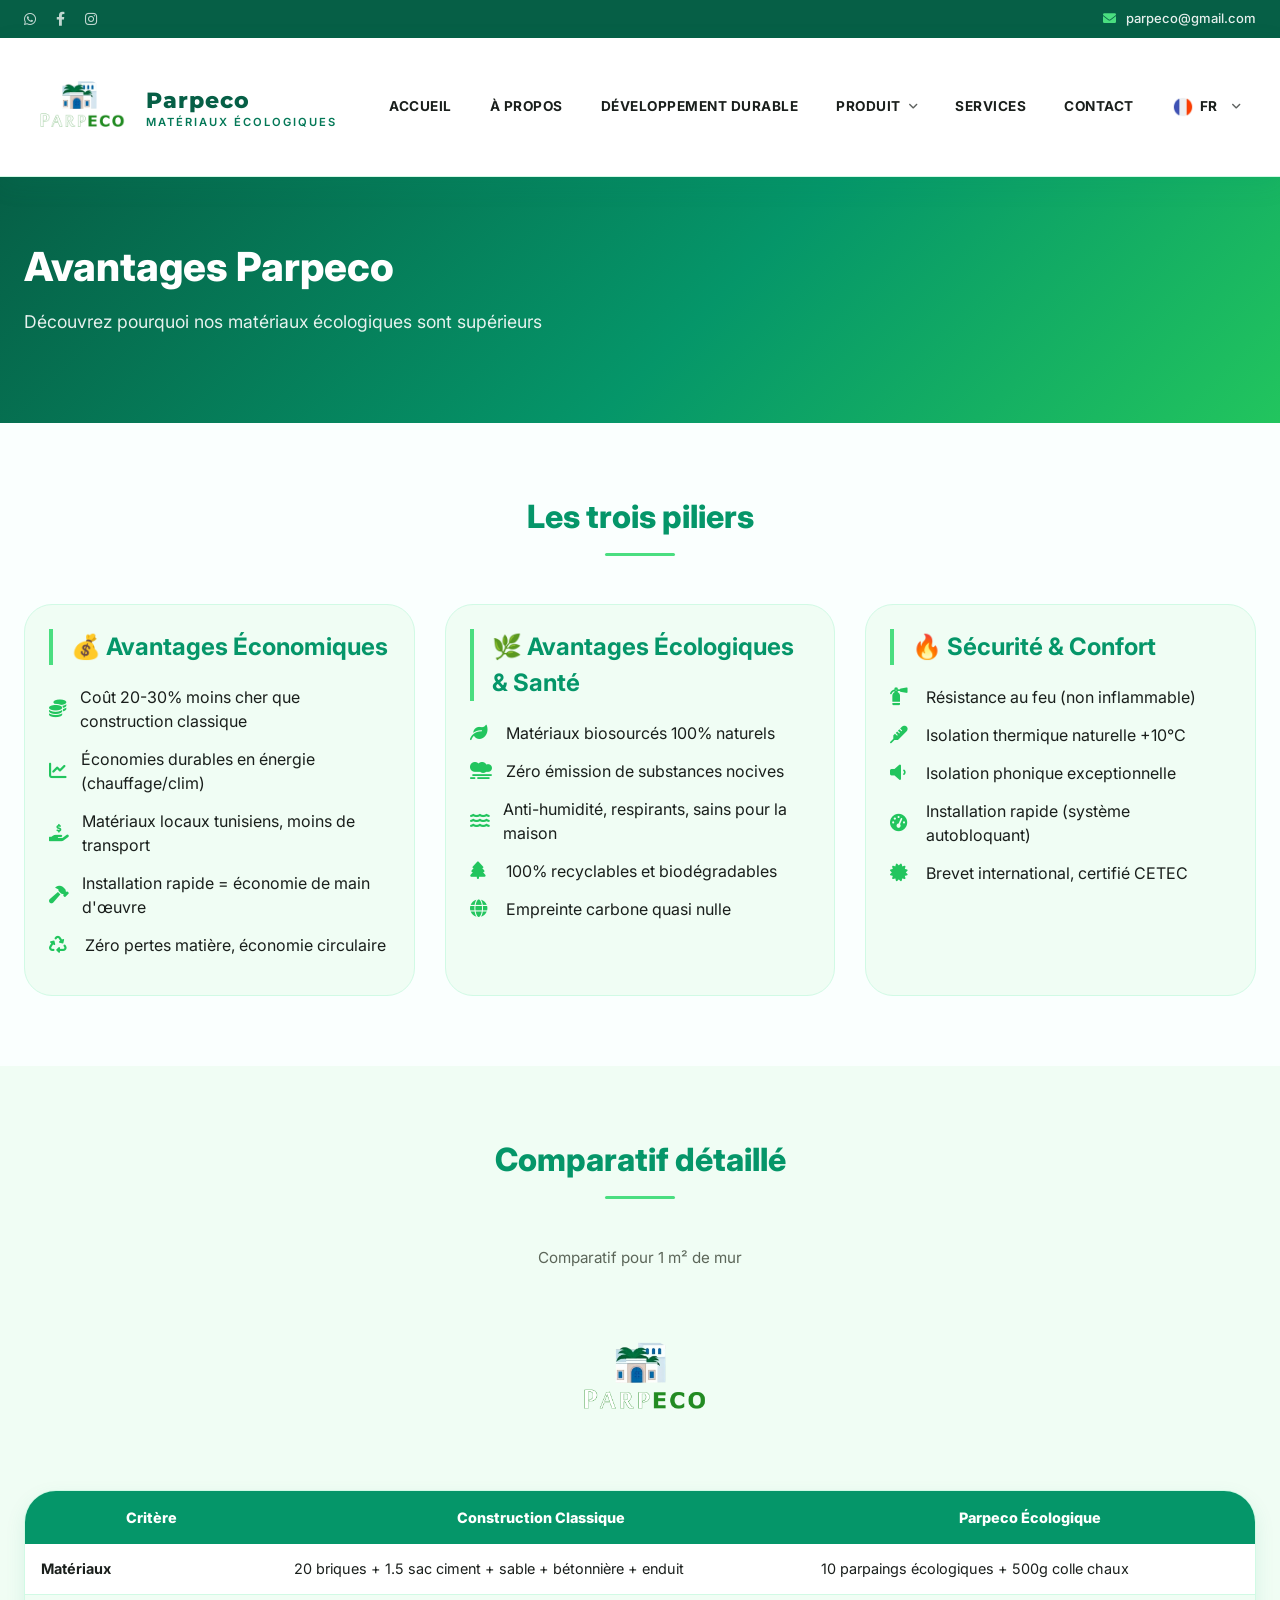
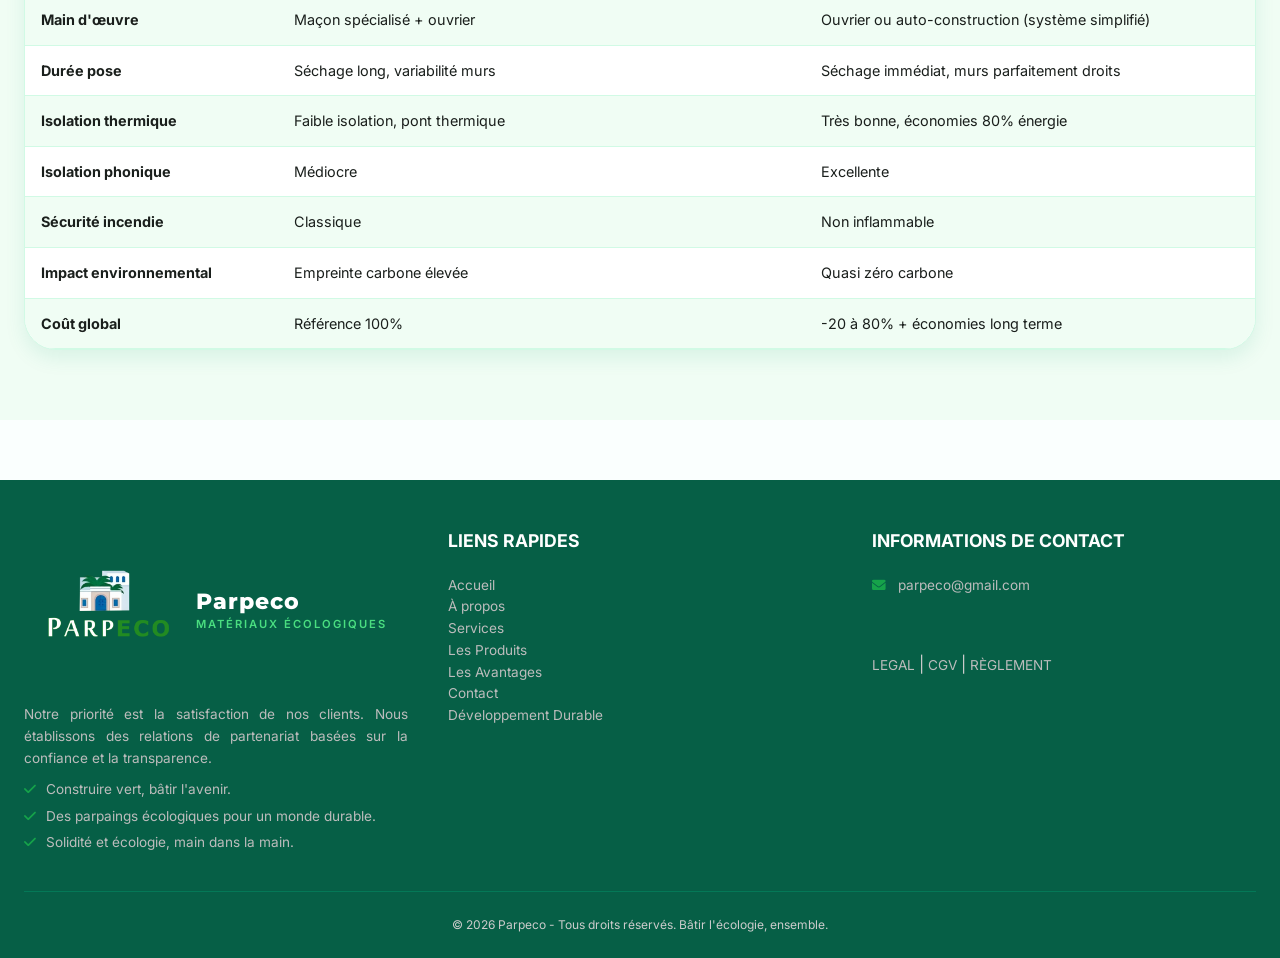
<file: Parpeco _ Les Avantages du produit.html>
<!DOCTYPE html>
<html lang="fr-FR">
<head>
  <meta charset="UTF-8">
  <meta name="viewport" content="width=device-width, initial-scale=1.0">
  <title>Parpeco | Avantages du Produit - Comparatif et Bénéfices</title>
  <meta name="description" content="Les avantages des matériaux écologiques Parpeco : économiques, écologiques, sécurité, confort. Comparatif détaillé vs construction classique.">
  <link href="https://fonts.googleapis.com/css2?family=Inter:opsz,wght@14..32,300;14..32,400;14..32,600;14..32,700;14..32,800&family=Montserrat:wght@500;600;700;800&display=swap" rel="stylesheet">
  <link rel="stylesheet" href="https://cdnjs.cloudflare.com/ajax/libs/font-awesome/6.0.0-beta3/css/all.min.css">
  <link rel="stylesheet" href="./parpeco-theme.css">
</head>
<body>

<!-- TOP BAR -->
<div class="top-bar">
  <div class="container">
    <div class="top-social">
      <a href="#" aria-label="WhatsApp"><i class="fab fa-whatsapp"></i></a>
      <a href="#" aria-label="Facebook"><i class="fab fa-facebook-f"></i></a>
      <a href="#" aria-label="Instagram"><i class="fab fa-instagram"></i></a>
    </div>
    <div class="top-contact">
      <i class="fas fa-envelope"></i> <a href="mailto:parpeco@gmail.com">parpeco@gmail.com</a>
    </div>
  </div>
</div>

<!-- MAIN HEADER -->
<div class="main-header">
  <div class="container">
    <div class="nav-wrapper">
      <a href="index.html" class="logo-area">
        <span class="logo-img-wrap">
          <img class="logo-img" src="./assets/Parpeco-01.png" alt="Parpeco">
        </span>
        <div class="logo-text">
          <strong>Parpeco</strong>
          <small>MATÉRIAUX ÉCOLOGIQUES</small>
        </div>
      </a>
      <div class="mobile-toggle" id="mobileToggle">
        <i class="fas fa-bars"></i>
      </div>
      <nav class="main-nav" id="mainNav">
        <ul>
          <li><a href="index.html" data-i18n="header-accueil">Accueil</a></li>
          <li><a href="Parpeco _ Â propos.html" data-i18n="header-apropos">À propos</a></li>
          <li><a href="Parpeco _ Développement Durable.html" data-i18n="header-durable">Développement Durable</a></li>
          <li class="dropdown">
            <a href="#" data-i18n="header-produit">Produit</a>
            <ul class="submenu">
              <li><a href="Parpeco _ Les Avantages du produit.html" data-i18n="header-avantages">Avantages du produit</a></li>
              <li><a href="Parpeco _ Produit.html" data-i18n="header-nos-produits">Nos produits</a></li>
            </ul>
          </li>
          <li><a href="Parpeco _ Services.html" data-i18n="header-services">Services</a></li>
          <li><a href="Parpeco _ Contact.html" data-i18n="header-contact">Contact</a></li>
          <li class="dropdown">
            <a href="#" class="lang-trigger"><img class="lang-flag" src="./Parpeco _ Les Avantages du produit_files/icons8-france-circulaire-48.png" alt="fr"><span>FR</span></a>
            <ul class="submenu lang-menu">
              <li><a href="#" onclick="switchLang('fr')">🇫🇷 Français</a></li>
              <li><a href="#" onclick="switchLang('en')">🇬🇧 English</a></li>
              <li><a href="#" onclick="switchLang('ar')">🇹🇳 العربية</a></li>
            </ul>
          </li>
        </ul>
      </nav>
    </div>
  </div>
</div>

<!-- PAGE HEADER -->
<section class="page-header">
  <div class="container">
    <h1>Avantages Parpeco</h1>
    <p>Découvrez pourquoi nos matériaux écologiques sont supérieurs</p>
  </div>
</section>

<!-- AVANTAGES DÉTAILLÉS -->
<section style="padding: 70px 0;">
  <div class="container">
    <div class="section-title">
      <h2>Les trois piliers</h2>
      <div class="green-line"></div>
    </div>
    <div style="display: flex; flex-wrap: wrap; gap: 30px;">
      <div class="av-box">
        <h3>💰 Avantages Économiques</h3>
        <ul class="av-list">
          <li><i class="fas fa-coins"></i> Coût 20-30% moins cher que construction classique</li>
          <li><i class="fas fa-chart-line"></i> Économies durables en énergie (chauffage/clim)</li>
          <li><i class="fas fa-hand-holding-usd"></i> Matériaux locaux tunisiens, moins de transport</li>
          <li><i class="fas fa-hammer"></i> Installation rapide = économie de main d'œuvre</li>
          <li><i class="fas fa-recycle"></i> Zéro pertes matière, économie circulaire</li>
        </ul>
      </div>
      <div class="av-box">
        <h3>🌿 Avantages Écologiques & Santé</h3>
        <ul class="av-list">
          <li><i class="fas fa-leaf"></i> Matériaux biosourcés 100% naturels</li>
          <li><i class="fas fa-smog"></i> Zéro émission de substances nocives</li>
          <li><i class="fas fa-water"></i> Anti-humidité, respirants, sains pour la maison</li>
          <li><i class="fas fa-tree"></i> 100% recyclables et biodégradables</li>
          <li><i class="fas fa-globe"></i> Empreinte carbone quasi nulle</li>
        </ul>
      </div>
      <div class="av-box">
        <h3>🔥 Sécurité & Confort</h3>
        <ul class="av-list">
          <li><i class="fas fa-fire-extinguisher"></i> Résistance au feu (non inflammable)</li>
          <li><i class="fas fa-thermometer"></i> Isolation thermique naturelle +10°C</li>
          <li><i class="fas fa-volume-down"></i> Isolation phonique exceptionnelle</li>
          <li><i class="fas fa-tachometer-alt"></i> Installation rapide (système autobloquant)</li>
          <li><i class="fas fa-certificate"></i> Brevet international, certifié CETEC</li>
        </ul>
      </div>
    </div>
  </div>
</section>

<!-- COMPARATIF TABLE -->
<section style="background: #F0FDF4; padding: 70px 0;">
  <div class="container">
    <div class="section-title">
      <h2>Comparatif détaillé</h2>
      <div class="green-line"></div>
    </div>
    <p style="text-align: center; font-size: 0.95rem; color: #5C6659; margin-bottom: 30px;">Comparatif pour 1 m² de mur</p>
    <div style="display: flex; justify-content: center; margin-bottom: 30px;">
      <img src="./Parpeco _ Les Avantages du produit_files/Parpeco-01.png" alt="Logo Ecoloboc" style="height: 160px; width: auto; object-fit: contain;">
    </div>
    <div class="compare-table">
      <table>
        <thead>
          <tr>
            <th>Critère</th>
            <th>Construction Classique</th>
            <th>Parpeco Écologique</th>
          </tr>
        </thead>
        <tbody>
          <tr>
            <td><strong>Matériaux</strong></td>
            <td>20 briques + 1.5 sac ciment + sable + bétonnière + enduit</td>
            <td>10 parpaings écologiques + 500g colle chaux</td>
          </tr>
          <tr>
            <td><strong>Main d'œuvre</strong></td>
            <td>Maçon spécialisé + ouvrier</td>
            <td>Ouvrier ou auto-construction (système simplifié)</td>
          </tr>
          <tr>
            <td><strong>Durée pose</strong></td>
            <td>Séchage long, variabilité murs</td>
            <td>Séchage immédiat, murs parfaitement droits</td>
          </tr>
          <tr>
            <td><strong>Isolation thermique</strong></td>
            <td>Faible isolation, pont thermique</td>
            <td>Très bonne, économies 80% énergie</td>
          </tr>
          <tr>
            <td><strong>Isolation phonique</strong></td>
            <td>Médiocre</td>
            <td>Excellente</td>
          </tr>
          <tr>
            <td><strong>Sécurité incendie</strong></td>
            <td>Classique</td>
            <td>Non inflammable</td>
          </tr>
          <tr>
            <td><strong>Impact environnemental</strong></td>
            <td>Empreinte carbone élevée</td>
            <td>Quasi zéro carbone</td>
          </tr>
          <tr>
            <td><strong>Coût global</strong></td>
            <td>Référence 100%</td>
            <td>-20 à 80% + économies long terme</td>
          </tr>
        </tbody>
      </table>
    </div>
  </div>
</section>

<!-- FOOTER -->
<footer>
  <div class="container">
    <div class="footer-grid">
      <div class="footer-col">
        <div class="footer-logo-area">
          <span class="logo-img-wrap"><img class="footer-logo" src="./assets/Parpeco-01.png" alt="Parpeco"></span>
          <div class="logo-text">
            <strong data-i18n="footer-parpeco">Parpeco</strong>
            <small data-i18n="footer-logo-tagline">MATÉRIAUX ÉCOLOGIQUES</small>
          </div>
        </div>
        <p style="text-align: justify;" data-i18n="footer-paragraph">Notre priorité est la satisfaction de nos clients. Nous établissons des relations de partenariat basées sur la confiance et la transparence.</p>
        <ul class="footer-check-list">
          <li><i class="fa fa-check"></i> <span data-i18n="footer-check-1">Construire vert, bâtir l'avenir.</span></li>
          <li><i class="fa fa-check"></i> <span data-i18n="footer-check-2">Des parpaings écologiques pour un monde durable.</span></li>
          <li><i class="fa fa-check"></i> <span data-i18n="footer-check-3">Solidité et écologie, main dans la main.</span></li>
        </ul>
      </div>
      <div class="footer-col">
        <h4 data-i18n="footer-liens">LIENS RAPIDES</h4>
        <p><a href="index.html" data-i18n="header-accueil">Accueil</a></p>
        <p><a href="Parpeco _ Â propos.html" data-i18n="header-apropos">À propos</a></p>
        <p><a href="Parpeco _ Services.html" data-i18n="header-services">Services</a></p>
        <p><a href="Parpeco _ Produit.html" data-i18n="header-nos-produits">Les Produits</a></p>
        <p><a href="Parpeco _ Les Avantages du produit.html" data-i18n="header-avantages">Les Avantages</a></p>
        <p><a href="Parpeco _ Contact.html" data-i18n="header-contact">Contact</a></p>
        <p><a href="Parpeco _ Développement Durable.html" data-i18n="header-durable">Développement Durable</a></p>
      </div>
      <div class="footer-col">
        <h4 data-i18n="footer-contact">INFORMATIONS DE CONTACT</h4>
        <ul class="footer-contact-list">
          <li><i class="fas fa-envelope"></i> <a href="mailto:parpeco@gmail.com">parpeco@gmail.com</a></li>
        </ul>
        <div class="footer-social">
          <a href="#" aria-label="WhatsApp" data-i18n="footer-social-whatsapp"><i class="fab fa-whatsapp"></i></a>
          <a href="#" aria-label="Facebook" data-i18n="footer-social-facebook"><i class="fab fa-facebook-f"></i></a>
        </div>
        <div class="footer-legal">
          <a href="#" data-i18n="footer-legal-link-legal">LEGAL</a> |
          <a href="#" data-i18n="footer-legal-link-cgv">CGV</a> |
          <a href="#" data-i18n="footer-legal-link-reglement">RÈGLEMENT</a>
        </div>
      </div>
    </div>
    <div class="copyright" data-i18n="footer-copy">© 2026 Parpeco - Tous droits réservés. Bâtir l'écologie, ensemble.</div>
  </div>
</footer>

<script>
  const toggleBtn = document.getElementById('mobileToggle');
  const mainNav = document.getElementById('mainNav');
  if(toggleBtn && mainNav) {
    toggleBtn.addEventListener('click', () => { mainNav.classList.toggle('open'); });
  }

  const translations = {
    'Avantages Parpeco': { en: 'Parpeco Advantages', ar: 'مزايا Parpeco' },
    'Découvrez pourquoi nos matériaux écologiques sont supérieurs': { en: 'Discover why our ecological materials are superior', ar: 'اكتشف لماذا مواردنا البيئية متفوقة' },
    'Les trois piliers': { en: 'The three pillars', ar: 'الأركان الثلاثة' },
    '💰 Avantages Économiques': { en: '💰 Economic Advantages', ar: '💰 المزايا الاقتصادية' },
    'Coût 20-80% moins cher que construction classique': { en: 'Cost 20-80% cheaper than traditional construction', ar: 'تكلفة أقل 20-80% من البناء التقليدي' },
    'Économies durables en énergie (chauffage/clim)': { en: 'Lasting energy savings (heating/cooling)', ar: 'توفير طاقة دائم (التدفئة/التبريد)' },
    'Matériaux locaux tunisiens, moins de transport': { en: 'Local Tunisian materials, less transport', ar: 'مواد محلية تونسية وأقل نقلاً' },
    'Installation rapide = économie de main d\'œuvre': { en: 'Fast installation = labor savings', ar: 'التثبيت السريع = توفير العمالة' },
    'Zéro pertes matière, économie circulaire': { en: 'Zero material loss, circular economy', ar: 'فقدان مادة صفرية والاقتصاد الدائري' },
    '🌿 Avantages Écologiques & Santé': { en: '🌿 Ecological & Health Advantages', ar: '🌿 المزايا البيئية والصحية' },
    'Matériaux biosourcés 100% naturels': { en: '100% natural biosourced materials', ar: 'مواد بيوية طبيعية 100%' },
    'Zéro émission de substances nocives': { en: 'Zero emission of harmful substances', ar: 'انبعاثات صفرية من المواد الضارة' },
    'Anti-humidité, respirants, sains pour la maison': { en: 'Moisture-resistant, breathable, healthy for home', ar: 'مقاومة للرطوبة وتنفسية وصحية للمنزل' },
    '100% recyclables et biodégradables': { en: '100% recyclable and biodegradable', ar: '100% قابلة لإعادة التدوير وقابلة للتحلل البيولوجي' },
    'Empreinte carbone quasi nulle': { en: 'Near-zero carbon footprint', ar: 'انبعاثات كربونية قريبة من الصفر' },
    '🔥 Sécurité & Confort': { en: '🔥 Safety & Comfort', ar: '🔥 السلامة والراحة' },
    'Résistance au feu (non inflammable)': { en: 'Fire resistance (non-flammable)', ar: 'مقاومة الحريق (غير قابلة للاشتعال)' },
    'Isolation thermique naturelle +10°C': { en: 'Natural thermal insulation +10°C', ar: 'العزل الحراري الطبيعي +10°C' },
    'Isolation phonique exceptionnelle': { en: 'Exceptional soundproofing', ar: 'عزل صوتي استثنائي' },
    'Installation rapide (système autobloquant)': { en: 'Fast installation (self-locking system)', ar: 'التثبيت السريع (نظام مانع التسرب الذاتي)' },
    'Brevet international, certifié CETEC': { en: 'International patent, CETEC certified', ar: 'براءة اختراع دولية ومعتمدة من CETEC' },
    'Comparatif détaillé': { en: 'Detailed comparison', ar: 'مقارنة مفصلة' },
    'Comparatif pour 1 m² de mur': { en: 'Comparison for 1 m² of wall', ar: 'مقارنة لـ 1 متر مربع من الجدار' },
    'Critère': { en: 'Criteria', ar: 'المعيار' },
    'Construction Classique': { en: 'Traditional Construction', ar: 'البناء التقليدي' },
    'Parpeco Écologique': { en: 'Ecological Parpeco', ar: 'Parpeco البيئية' },
    'Matériaux': { en: 'Materials', ar: 'المواد' },
    '20 briques + 1.5 sac ciment + sable + bétonnière + enduit': { en: '20 bricks + 1.5 bag cement + sand + mixer + plaster', ar: '20 طوبة + 1.5 شيس أسمنت + رمل + خلاط + جص' },
    '10 parpaings écologiques + 500g colle chaux': { en: '10 ecological blocks + 500g lime glue', ar: '10 كتل بيئية + 500 جرام غراء الجير' },
    'Main d\'œuvre': { en: 'Labor', ar: 'العمالة' },
    'Maçon spécialisé + ouvrier': { en: 'Specialized mason + worker', ar: 'بناء متخصص + عامل' },
    'Ouvrier ou auto-construction (système simplifié)': { en: 'Worker or self-construction (simplified system)', ar: 'عامل أو بناء ذاتي (نظام مبسط)' },
    'Durée pose': { en: 'Installation time', ar: 'مدة التثبيت' },
    'Séchage long, variabilité murs': { en: 'Long drying, variable walls', ar: 'تجفيف طويل والجدران المتغيرة' },
    'Séchage immédiat, murs parfaitement droits': { en: 'Immediate drying, perfectly straight walls', ar: 'التجفيف الفوري والجدران المستقيمة تماماً' },
    'Isolation thermique': { en: 'Thermal insulation', ar: 'العزل الحراري' },
    'Faible isolation, pont thermique': { en: 'Poor insulation, thermal bridge', ar: 'عزل ضعيف وجسر حراري' },
    'Très bonne, économies 80% énergie': { en: 'Excellent, 80% energy savings', ar: 'ممتاز وتوفير طاقة 80%' },
    'Isolation phonique': { en: 'Sound insulation', ar: 'العزل الصوتي' },
    'Médiocre': { en: 'Poor', ar: 'ضعيف' },
    'Excellente': { en: 'Excellent', ar: 'ممتاز' },
    'Sécurité incendie': { en: 'Fire safety', ar: 'السلامة من الحرائق' },
    'Classique': { en: 'Standard', ar: 'معياري' },
    'Non inflammable': { en: 'Non-flammable', ar: 'غير قابل للاشتعال' },
    'Impact environnemental': { en: 'Environmental impact', ar: 'الأثر البيئي' },
    'Empreinte carbone élevée': { en: 'High carbon footprint', ar: 'بصمة كربونية عالية' },
    'Quasi zéro carbone': { en: 'Near-zero carbon', ar: 'كربون قريب من الصفر' },
    'Coût global': { en: 'Overall cost', ar: 'التكلفة الإجمالية' },
    'Référence 100%': { en: 'Reference 100%', ar: 'المرجع 100%' },
    '-20 à 80% + économies long terme': { en: '-20 to 80% + long-term savings', ar: '-20 إلى 80% + توفير طويل الأجل' },
    'Avantages écologiques, économiques et confort incomparables.': { en: 'Unmatched ecological, economic and comfort advantages.', ar: 'مزايا بيئية واقتصادية وراحة لا مثيل لها.' },
    'header-accueil': { en: 'Home', ar: 'الصفحة الرئيسية' },
    'header-apropos': { en: 'About', ar: 'من نحن' },
    'header-durable': { en: 'Sustainability', ar: 'التنمية المستدامة' },
    'header-produit': { en: 'Product', ar: 'المنتج' },
    'header-avantages': { en: 'Product Benefits', ar: 'مزايا المنتج' },
    'header-nos-produits': { en: 'Our Products', ar: 'منتجاتنا' },
    'header-services': { en: 'Services', ar: 'الخدمات' },
    'header-contact': { en: 'Contact', ar: 'اتصل بنا' }
  };

  function getTranslation(key, lang) {
    if (translations[lang] && translations[lang][key] !== undefined) {
      return translations[lang][key];
    }
    if (translations[key] && translations[key][lang] !== undefined) {
      return translations[key][lang];
    }
    return null;
  }

  function translateNode(node, lang) {
    if (node.nodeType === 3) { // Text node
      const text = node.textContent.trim();
      if (text) {
        if (node.originalText === undefined) {
          node.originalText = node.textContent;
        }
        const origTextTrimmed = node.originalText.trim();
        const val = getTranslation(origTextTrimmed, lang);
        if (val !== null) {
          const leadingWs = node.originalText.match(/^\s*/)[0];
          const trailingWs = node.originalText.match(/\s*$/)[0];
          node.textContent = leadingWs + val + trailingWs;
        } else if (lang === 'fr') {
          node.textContent = node.originalText;
        }
      }
    } else if (node.nodeType === 1) { // Element node
      // Handle data-i18n
      if (node.hasAttribute('data-i18n')) {
        const key = node.getAttribute('data-i18n');
        if (node.originalText === undefined) {
          node.originalText = node.textContent;
        }
        if (node.originalAlt === undefined && node.tagName === 'IMG') {
          node.originalAlt = node.getAttribute('alt') || '';
        }
        
        const val = getTranslation(key, lang);
        if (val !== null) {
          if (node.tagName === 'IMG') {
            node.setAttribute('alt', val);
          } else {
            node.textContent = val;
          }
        } else if (lang === 'fr') {
          if (node.tagName === 'IMG') {
            node.setAttribute('alt', node.originalAlt);
          } else {
            node.textContent = node.originalText;
          }
        }
        return; // Skip translating children for data-i18n elements
      }

      // Handle placeholder
      if (node.hasAttribute('placeholder')) {
        const placeholder = node.getAttribute('placeholder');
        if (node.originalPlaceholder === undefined) {
          node.originalPlaceholder = placeholder;
        }
        const origPlaceholderTrimmed = node.originalPlaceholder.trim();
        const val = getTranslation(origPlaceholderTrimmed, lang);
        if (val !== null) {
          node.setAttribute('placeholder', val);
        } else if (lang === 'fr') {
          node.setAttribute('placeholder', node.originalPlaceholder);
        }
      }

      // Handle image alt (if not using data-i18n)
      if (node.tagName === 'IMG' && node.hasAttribute('alt')) {
        const alt = node.getAttribute('alt');
        if (node.originalAlt === undefined) {
          node.originalAlt = alt;
        }
        const origAltTrimmed = node.originalAlt.trim();
        const val = getTranslation(origAltTrimmed, lang);
        if (val !== null) {
          node.setAttribute('alt', val);
        } else if (lang === 'fr') {
          node.setAttribute('alt', node.originalAlt);
        }
      }

      // Recurse children
      for (let child of node.childNodes) {
        translateNode(child, lang);
      }
    }
  }

  function updateLangTrigger(lang) {
    const triggerImg = document.querySelector('.lang-trigger img');
    const triggerSpan = document.querySelector('.lang-trigger span');
    if (triggerImg && triggerSpan) {
      const currentSrc = triggerImg.getAttribute('src');
      if (currentSrc) {
        const parts = currentSrc.split('/');
        if (lang === 'fr') {
          parts[parts.length - 1] = 'icons8-france-circulaire-48.png';
          triggerSpan.textContent = 'FR';
        } else if (lang === 'en') {
          parts[parts.length - 1] = 'icons8-angleterre-circulaire-48.png';
          triggerSpan.textContent = 'EN';
        } else if (lang === 'ar') {
          parts[parts.length - 1] = 'icons8-tunisie-circulaire-48.png';
          triggerSpan.textContent = 'AR';
        }
        triggerImg.setAttribute('src', parts.join('/'));
      }
    }
  }

  function applyTranslation(lang) {
    const body = document.body;
    translateNode(body, lang);
    
    document.documentElement.lang = lang;
    if (lang === 'ar') {
      document.documentElement.dir = 'rtl';
    } else {
      document.documentElement.dir = 'ltr';
    }
    
    updateLangTrigger(lang);
    localStorage.setItem('lang', lang);
  }

  window.switchLang = function(lang) {
    applyTranslation(lang);
  };

  document.addEventListener('DOMContentLoaded', () => {
    const savedLang = localStorage.getItem('lang') || 'fr';
    applyTranslation(savedLang);
  });
</script>
</body>
</html>
</file>
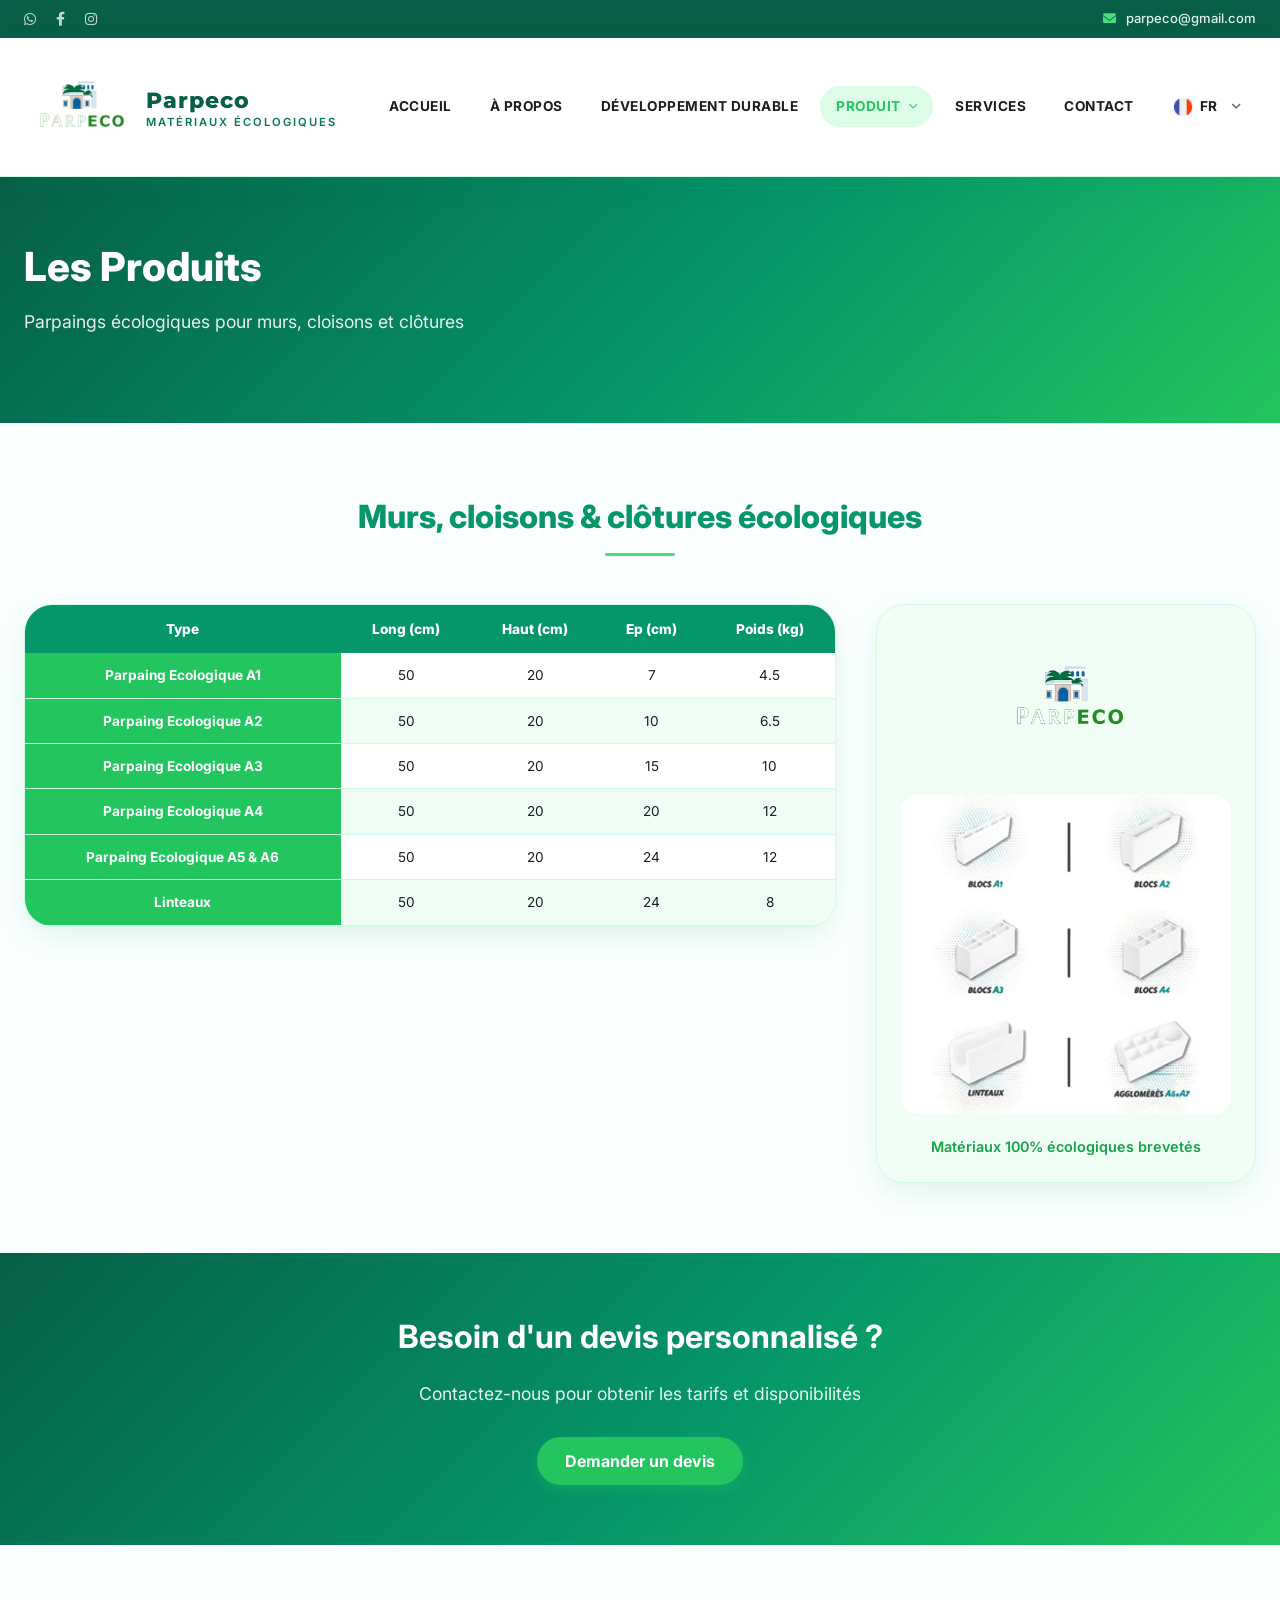
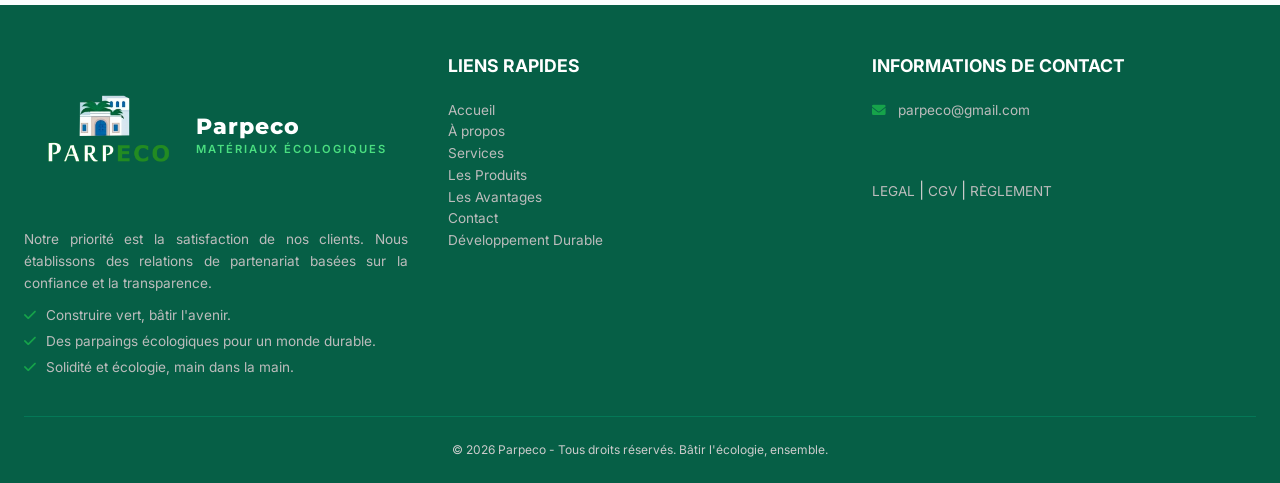
<file: Parpeco _ Produit.html>
<!DOCTYPE html>
<html lang="fr-FR">
<head>
  <meta charset="UTF-8">
  <meta name="viewport" content="width=device-width, initial-scale=1.0">
  <title>Parpeco | Produit - Parpaings écologiques</title>
  <meta name="description" content="Découvrez la gamme de parpaings écologiques Parpeco : murs, cloisons et clôtures. Dimensions, poids et spécifications techniques.">
  <link href="https://fonts.googleapis.com/css2?family=Inter:opsz,wght@14..32,300;14..32,400;14..32,600;14..32,700;14..32,800&family=Montserrat:wght@500;600;700;800&display=swap" rel="stylesheet">
  <link rel="stylesheet" href="https://cdnjs.cloudflare.com/ajax/libs/font-awesome/6.0.0-beta3/css/all.min.css">
  <link rel="stylesheet" href="./parpeco-theme.css">
</head>
<body>

<!-- TOP BAR -->
<div class="top-bar">
  <div class="container">
    <div class="top-social">
      <a href="#" aria-label="WhatsApp"><i class="fab fa-whatsapp"></i></a>
      <a href="#" aria-label="Facebook"><i class="fab fa-facebook-f"></i></a>
      <a href="#" aria-label="Instagram"><i class="fab fa-instagram"></i></a>
    </div>
    <div class="top-contact">
      <i class="fas fa-envelope"></i> <a href="mailto:parpeco@gmail.com">parpeco@gmail.com</a>
    </div>
  </div>
</div>

<!-- MAIN HEADER -->
<div class="main-header">
  <div class="container">
    <div class="nav-wrapper">
      <a href="index.html" class="logo-area">
        <span class="logo-img-wrap">
          <img class="logo-img" src="./assets/Parpeco-01.png" alt="Parpeco">
        </span>
        <div class="logo-text">
          <strong>Parpeco</strong>
          <small>MATÉRIAUX ÉCOLOGIQUES</small>
        </div>
      </a>
      <div class="mobile-toggle" id="mobileToggle">
        <i class="fas fa-bars"></i>
      </div>
      <nav class="main-nav" id="mainNav">
        <ul>
          <li><a href="index.html" data-i18n="header-accueil">Accueil</a></li>
          <li><a href="Parpeco _ Â propos.html" data-i18n="header-apropos">À propos</a></li>
          <li><a href="Parpeco _ Développement Durable.html" data-i18n="header-durable">Développement Durable</a></li>
          <li class="dropdown current">
            <a href="#" data-i18n="header-produit">Produit</a>
            <ul class="submenu">
              <li><a href="Parpeco _ Les Avantages du produit.html" data-i18n="header-avantages">Avantages du produit</a></li>
              <li><a href="Parpeco _ Produit.html" data-i18n="header-nos-produits">Nos produits</a></li>
            </ul>
          </li>
          <li><a href="Parpeco _ Services.html" data-i18n="header-services">Services</a></li>
          <li><a href="Parpeco _ Contact.html" data-i18n="header-contact">Contact</a></li>
          <li class="dropdown">
            <a href="#" class="lang-trigger"><img class="lang-flag" src="./Parpeco _ Produit_files/icons8-france-circulaire-48.png" alt="fr"><span>FR</span></a>
            <ul class="submenu lang-menu">
              <li><a href="#" onclick="switchLang('fr')">🇫🇷 Français</a></li>
              <li><a href="#" onclick="switchLang('en')">🇬🇧 English</a></li>
              <li><a href="#" onclick="switchLang('ar')">🇹🇳 العربية</a></li>
            </ul>
          </li>
        </ul>
      </nav>
    </div>
  </div>
</div>

<!-- PAGE HEADER -->
<section class="page-header">
  <div class="container">
    <h1>Les Produits</h1>
    <p>Parpaings écologiques pour murs, cloisons et clôtures</p>
  </div>
</section>

<!-- PRODUCT CONTENT -->
<section style="padding: 70px 0;">
  <div class="container">
    <div class="section-title">
      <h2>Murs, cloisons &amp; clôtures écologiques</h2>
      <div class="green-line"></div>
    </div>
    <div class="product-grid">
      <div class="product-table-wrap">
        <table class="product-table">
          <thead>
            <tr>
              <th colspan="2">Type</th>
              <th>Long (cm)</th>
              <th>Haut (cm)</th>
              <th>Ep (cm)</th>
              <th>Poids (kg)</th>
            </tr>
          </thead>
          <tbody>
            <tr>
              <td class="type-cell" colspan="2">Parpaing Ecologique A1</td>
              <td>50</td>
              <td>20</td>
              <td>7</td>
              <td>4.5</td>
            </tr>
            <tr>
              <td class="type-cell" colspan="2">Parpaing Ecologique A2</td>
              <td>50</td>
              <td>20</td>
              <td>10</td>
              <td>6.5</td>
            </tr>
            <tr>
              <td class="type-cell" colspan="2">Parpaing Ecologique A3</td>
              <td>50</td>
              <td>20</td>
              <td>15</td>
              <td>10</td>
            </tr>
            <tr>
              <td class="type-cell" colspan="2">Parpaing Ecologique A4</td>
              <td>50</td>
              <td>20</td>
              <td>20</td>
              <td>12</td>
            </tr>
            <tr>
              <td class="type-cell" colspan="2">Parpaing Ecologique A5 &amp; A6</td>
              <td>50</td>
              <td>20</td>
              <td>24</td>
              <td>12</td>
            </tr>
            <tr>
              <td class="type-cell" colspan="2">Linteaux</td>
              <td>50</td>
              <td>20</td>
              <td>24</td>
              <td>8</td>
            </tr>
          </tbody>
        </table>
      </div>
      <div class="product-image">
        <div class="logo-badge">
          <img src="./Parpeco _ Produit_files/Parpeco-01.png" alt="Logo Parpeco" onerror="this.src='https://placehold.co/200x80?text=Parpeco'">
        </div>
        <img src="./Parpeco _ Produit_files/www.jpg" alt="Cloisons et clôtures écologiques Parpeco" onerror="this.src='https://placehold.co/400x300?text=Parpeco+Produit'">
        <p style="margin-top:16px;font-size:0.9rem;color:#16A34A;font-weight:600;">Matériaux 100% écologiques brevetés</p>
      </div>
    </div>
  </div>
</section>

<!-- CTA -->
<section class="cta-band">
  <div class="container" style="text-align: center;">
    <h2 style="font-size: 2rem; margin-bottom: 20px;">Besoin d'un devis personnalisé ?</h2>
    <p style="font-size: 1.1rem; margin-bottom: 30px; opacity: 0.9;">Contactez-nous pour obtenir les tarifs et disponibilités</p>
    <a href="Parpeco _ Contact.html" class="btn">Demander un devis</a>
  </div>
</section>

<!-- FOOTER -->
<footer>
  <div class="container">
    <div class="footer-grid">
      <div class="footer-col">
        <div class="footer-logo-area">
          <span class="logo-img-wrap"><img class="footer-logo" src="./assets/Parpeco-01.png" alt="Parpeco"></span>
          <div class="logo-text">
            <strong data-i18n="footer-parpeco">Parpeco</strong>
            <small data-i18n="footer-logo-tagline">MATÉRIAUX ÉCOLOGIQUES</small>
          </div>
        </div>
        <p style="text-align: justify;" data-i18n="footer-paragraph">Notre priorité est la satisfaction de nos clients. Nous établissons des relations de partenariat basées sur la confiance et la transparence.</p>
        <ul class="footer-check-list">
          <li><i class="fa fa-check"></i> <span data-i18n="footer-check-1">Construire vert, bâtir l'avenir.</span></li>
          <li><i class="fa fa-check"></i> <span data-i18n="footer-check-2">Des parpaings écologiques pour un monde durable.</span></li>
          <li><i class="fa fa-check"></i> <span data-i18n="footer-check-3">Solidité et écologie, main dans la main.</span></li>
        </ul>
      </div>
      <div class="footer-col">
        <h4 data-i18n="footer-liens">LIENS RAPIDES</h4>
        <p><a href="index.html" data-i18n="header-accueil">Accueil</a></p>
        <p><a href="Parpeco _ Â propos.html" data-i18n="header-apropos">À propos</a></p>
        <p><a href="Parpeco _ Services.html" data-i18n="header-services">Services</a></p>
        <p><a href="Parpeco _ Produit.html" data-i18n="header-nos-produits">Les Produits</a></p>
        <p><a href="Parpeco _ Les Avantages du produit.html" data-i18n="header-avantages">Les Avantages</a></p>
        <p><a href="Parpeco _ Contact.html" data-i18n="header-contact">Contact</a></p>
        <p><a href="Parpeco _ Développement Durable.html" data-i18n="header-durable">Développement Durable</a></p>
      </div>
      <div class="footer-col">
        <h4 data-i18n="footer-contact">INFORMATIONS DE CONTACT</h4>
        <ul class="footer-contact-list">
          <li><i class="fas fa-envelope"></i> <a href="mailto:parpeco@gmail.com">parpeco@gmail.com</a></li>
        </ul>
        <div class="footer-social">
          <a href="#" aria-label="WhatsApp" data-i18n="footer-social-whatsapp"><i class="fab fa-whatsapp"></i></a>
          <a href="#" aria-label="Facebook" data-i18n="footer-social-facebook"><i class="fab fa-facebook-f"></i></a>
        </div>
        <div class="footer-legal">
          <a href="#" data-i18n="footer-legal-link-legal">LEGAL</a> |
          <a href="#" data-i18n="footer-legal-link-cgv">CGV</a> |
          <a href="#" data-i18n="footer-legal-link-reglement">RÈGLEMENT</a>
        </div>
      </div>
    </div>
    <div class="copyright" data-i18n="footer-copy">© 2026 Parpeco - Tous droits réservés. Bâtir l'écologie, ensemble.</div>
  </div>
</footer>

<script>
  const toggleBtn = document.getElementById('mobileToggle');
  const mainNav = document.getElementById('mainNav');
  if(toggleBtn && mainNav) {
    toggleBtn.addEventListener('click', () => { mainNav.classList.toggle('open'); });
  }

  const translations = {
    'Les Produits': { en: 'Our Products', ar: 'منتجاتنا' },
    'Parpaings écologiques pour murs, cloisons et clôtures': { en: 'Ecological blocks for walls, partitions and fences', ar: 'كتل بيئية للجدران والفواصل والأسوار' },
    'Murs, cloisons & clôtures écologiques': { en: 'Ecological walls, partitions & fences', ar: 'جدران وفواصل وأسوار بيئية' },
    'Type': { en: 'Type', ar: 'النوع' },
    'Long (cm)': { en: 'Length (cm)', ar: 'الطول (سم)' },
    'Haut (cm)': { en: 'Height (cm)', ar: 'الارتفاع (سم)' },
    'Ep (cm)': { en: 'Thick. (cm)', ar: 'السماكة (سم)' },
    'Poids (kg)': { en: 'Weight (kg)', ar: 'الوزن (كغ)' },
    'Parpaing Ecologique A1': { en: 'Ecological Block A1', ar: 'بلوک بيئي A1' },
    'Parpaing Ecologique A2': { en: 'Ecological Block A2', ar: 'بلوک بيئي A2' },
    'Parpaing Ecologique A3': { en: 'Ecological Block A3', ar: 'بلوک بيئي A3' },
    'Parpaing Ecologique A4': { en: 'Ecological Block A4', ar: 'بلوک بيئي A4' },
    'Parpaing Ecologique A5 & A6': { en: 'Ecological Block A5 & A6', ar: 'بلوک بيئي A5 و A6' },
    'Linteaux': { en: 'Lintels', ar: 'العتبات' },
    'Matériaux 100% écologiques brevetés': { en: '100% patented ecological materials', ar: 'مواد بيئية 100% محمية ببراءة اختراع' },
    'Besoin d\'un devis personnalisé ?': { en: 'Need a custom quote?', ar: 'هل تحتاج عرض سعر مخصص؟' },
    'Contactez-nous pour obtenir les tarifs et disponibilités': { en: 'Contact us for pricing and availability', ar: 'اتصل بنا للحصول على الأسعار والتوفر' },
    'Demander un devis': { en: 'Request a quote', ar: 'طلب عرض سعر' },
    'Parpaings écologiques pour construire vert et bâtir l\'avenir.': { en: 'Ecological blocks to build green and shape the future.', ar: 'بلوک بيئي للبناء الأخضر وبناء المستقبل.' },
    'Avantages du produit': { en: 'Product Benefits', ar: 'مزايا المنتج' },
    'header-accueil': { en: 'Home', ar: 'الصفحة الرئيسية' },
    'header-apropos': { en: 'About', ar: 'من نحن' },
    'header-durable': { en: 'Sustainability', ar: 'التنمية المستدامة' },
    'header-produit': { en: 'Product', ar: 'المنتج' },
    'header-avantages': { en: 'Product Benefits', ar: 'مزايا المنتج' },
    'header-nos-produits': { en: 'Our Products', ar: 'منتجاتنا' },
    'header-services': { en: 'Services', ar: 'الخدمات' },
    'header-contact': { en: 'Contact', ar: 'اتصل بنا' },

    // Footer
    'footer-parpeco': { en: 'Parpeco', ar: 'Parpeco' },
    'footer-logo-tagline': { en: 'ECOLOGICAL MATERIALS', ar: 'مُواد بيئية' },
    'footer-paragraph': { en: 'Our priority is customer satisfaction. We build partnership relationships based on trust and transparency.', ar: 'أولوية Parpeco هي رضا عملائنا. نحن نبني علاقات شراكة قائمة على الثقة والشفافية.' },
    'footer-check-1': { en: 'Build green, shape the future.', ar: 'بنِ أخضر… واصنع المستقبل.' },
    'footer-check-2': { en: 'Eco-friendly blocks for a sustainable world.', ar: 'بلوكات بيئية لعالم مستدام.' },
    'footer-check-3': { en: 'Strength and ecology, side by side.', ar: 'متانة وبيئة معاً، جنباً إلى جنب.' },
    'footer-liens': { en: 'Quick Links', ar: 'روابط سريعة' },
    'footer-contact': { en: 'Contact information', ar: 'معلومات الاتصال' },
    'footer-social-whatsapp': { en: 'WhatsApp', ar: 'واتساب' },
    'footer-social-facebook': { en: 'Facebook', ar: 'فيسبوك' },
    'footer-legal-link-legal': { en: 'LEGAL', ar: 'قانوني' },
    'footer-legal-link-cgv': { en: 'Terms', ar: 'الشروط' },
    'footer-legal-link-reglement': { en: 'POLICY', ar: 'اللوائح' },
    'footer-copy': { en: '© 2026 Parpeco - All rights reserved. Building ecology, together.', ar: '© 2026 Parpeco - جميع الحقوق محفوظة. نبني البيئة معاً.' }
  };

  function getTranslation(key, lang) {
    if (translations[lang] && translations[lang][key] !== undefined) {
      return translations[lang][key];
    }
    if (translations[key] && translations[key][lang] !== undefined) {
      return translations[key][lang];
    }
    return null;
  }

  function translateNode(node, lang) {
    if (node.nodeType === 3) {
      const text = node.textContent.trim();
      if (text) {
        if (node.originalText === undefined) {
          node.originalText = node.textContent;
        }
        const origTextTrimmed = node.originalText.trim();
        const val = getTranslation(origTextTrimmed, lang);
        if (val !== null) {
          const leadingWs = node.originalText.match(/^\s*/)[0];
          const trailingWs = node.originalText.match(/\s*$/)[0];
          node.textContent = leadingWs + val + trailingWs;
        } else if (lang === 'fr') {
          node.textContent = node.originalText;
        }
      }
    } else if (node.nodeType === 1) {
      if (node.hasAttribute('data-i18n')) {
        const key = node.getAttribute('data-i18n');
        if (node.originalText === undefined) {
          node.originalText = node.textContent;
        }
        const val = getTranslation(key, lang);
        if (val !== null) {
          node.textContent = val;
        } else if (lang === 'fr') {
          node.textContent = node.originalText;
        }
        return;
      }
      for (let child of node.childNodes) {
        translateNode(child, lang);
      }
    }
  }

  function updateLangTrigger(lang) {
    const triggerImg = document.querySelector('.lang-trigger img');
    const triggerSpan = document.querySelector('.lang-trigger span');
    if (triggerImg && triggerSpan) {
      const currentSrc = triggerImg.getAttribute('src');
      if (currentSrc) {
        const parts = currentSrc.split('/');
        if (lang === 'fr') {
          parts[parts.length - 1] = 'icons8-france-circulaire-48.png';
          triggerSpan.textContent = 'FR';
        } else if (lang === 'en') {
          parts[parts.length - 1] = 'icons8-angleterre-circulaire-48.png';
          triggerSpan.textContent = 'EN';
        } else if (lang === 'ar') {
          parts[parts.length - 1] = 'icons8-tunisie-circulaire-48.png';
          triggerSpan.textContent = 'AR';
        }
        triggerImg.setAttribute('src', parts.join('/'));
      }
    }
  }

  function applyTranslation(lang) {
    translateNode(document.body, lang);
    document.documentElement.lang = lang;
    document.documentElement.dir = lang === 'ar' ? 'rtl' : 'ltr';
    updateLangTrigger(lang);
    localStorage.setItem('lang', lang);
  }

  window.switchLang = function(lang) {
    applyTranslation(lang);
  };

  document.addEventListener('DOMContentLoaded', () => {
    applyTranslation(localStorage.getItem('lang') || 'fr');
  });
</script>
</body>
</html>
</file>
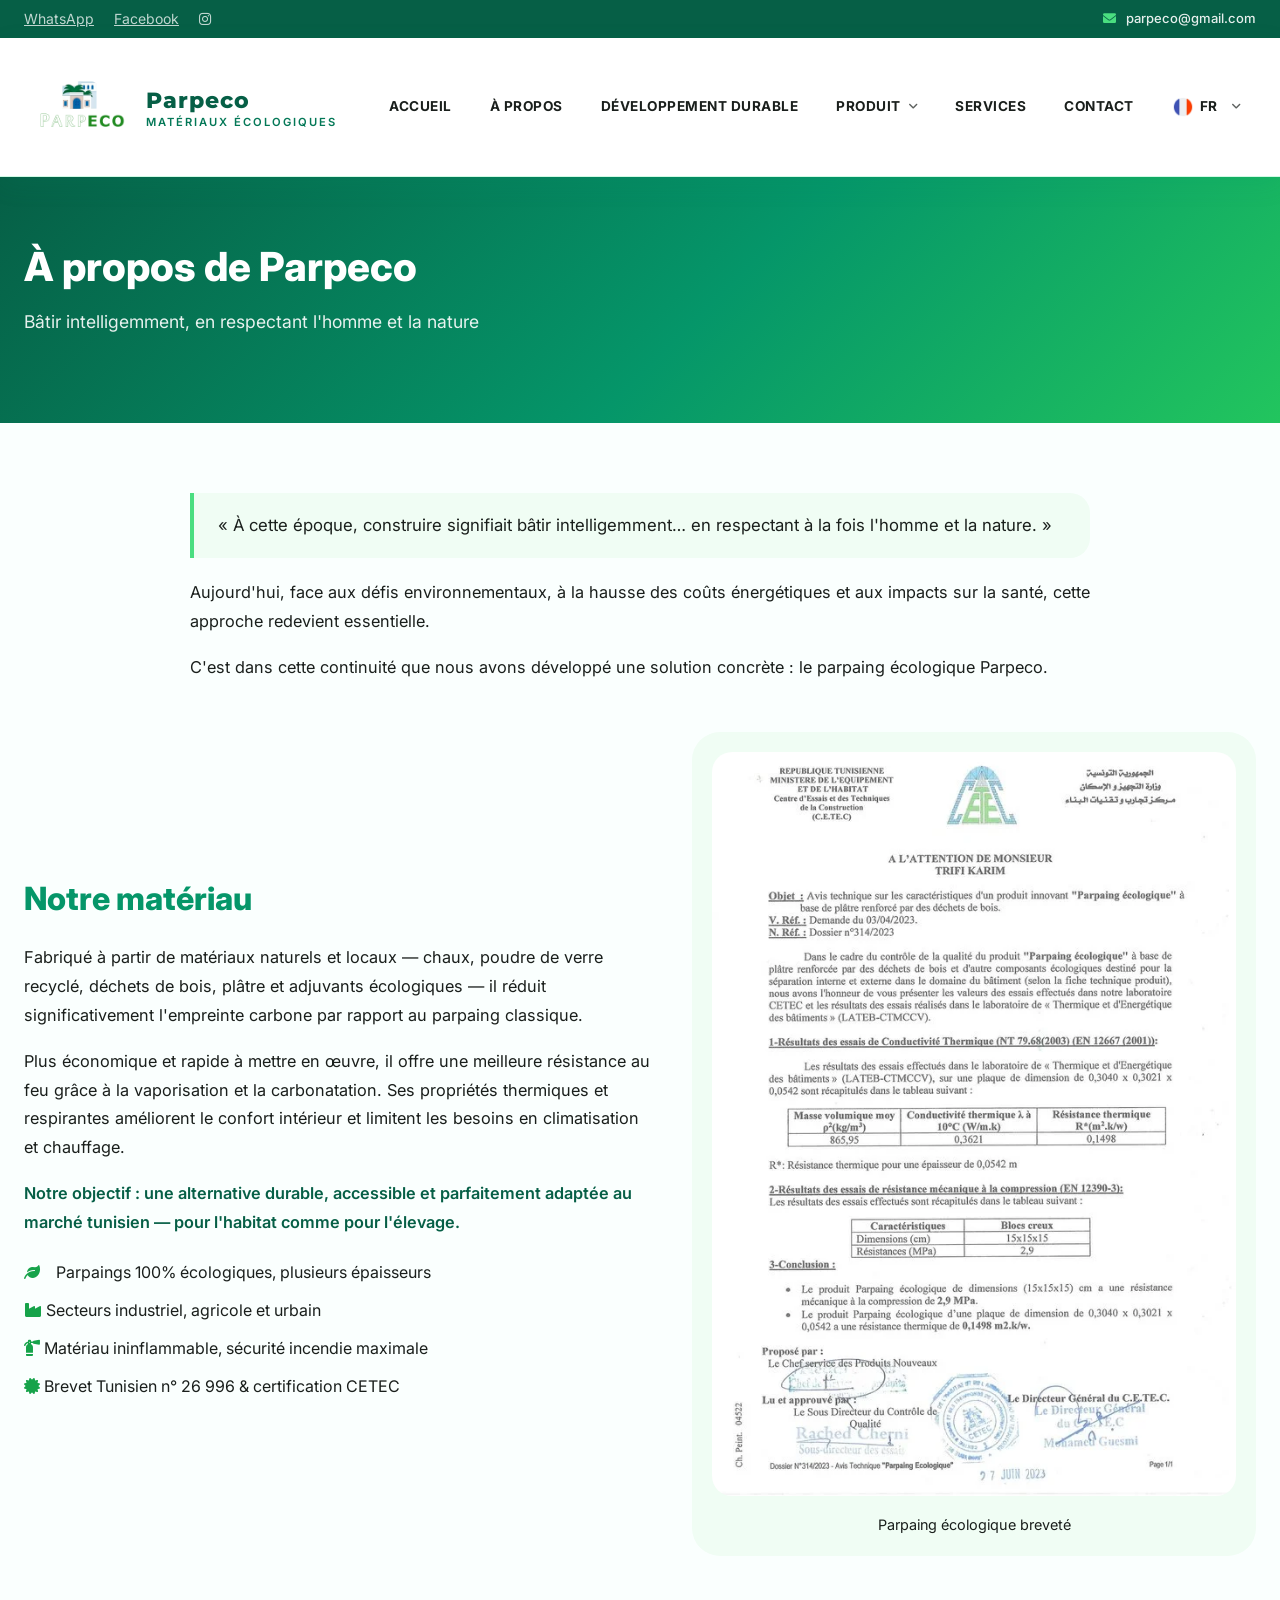
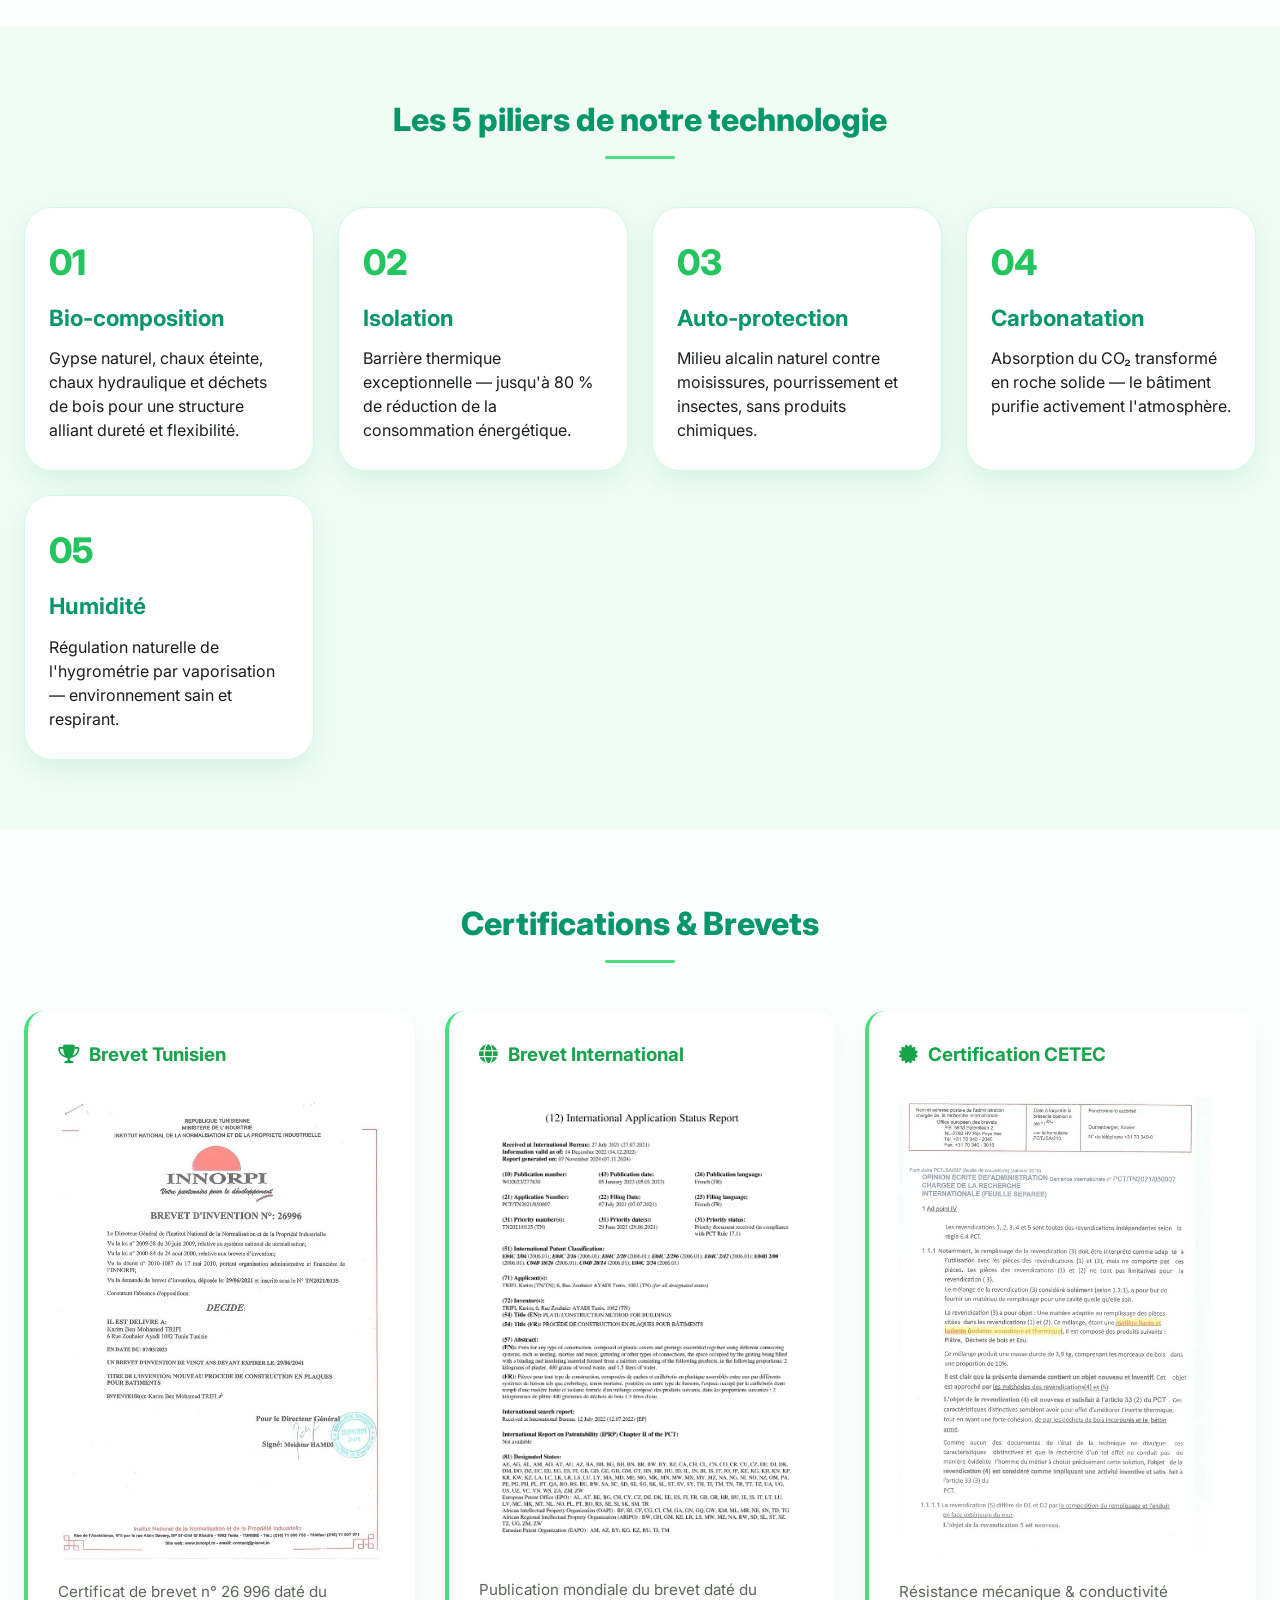
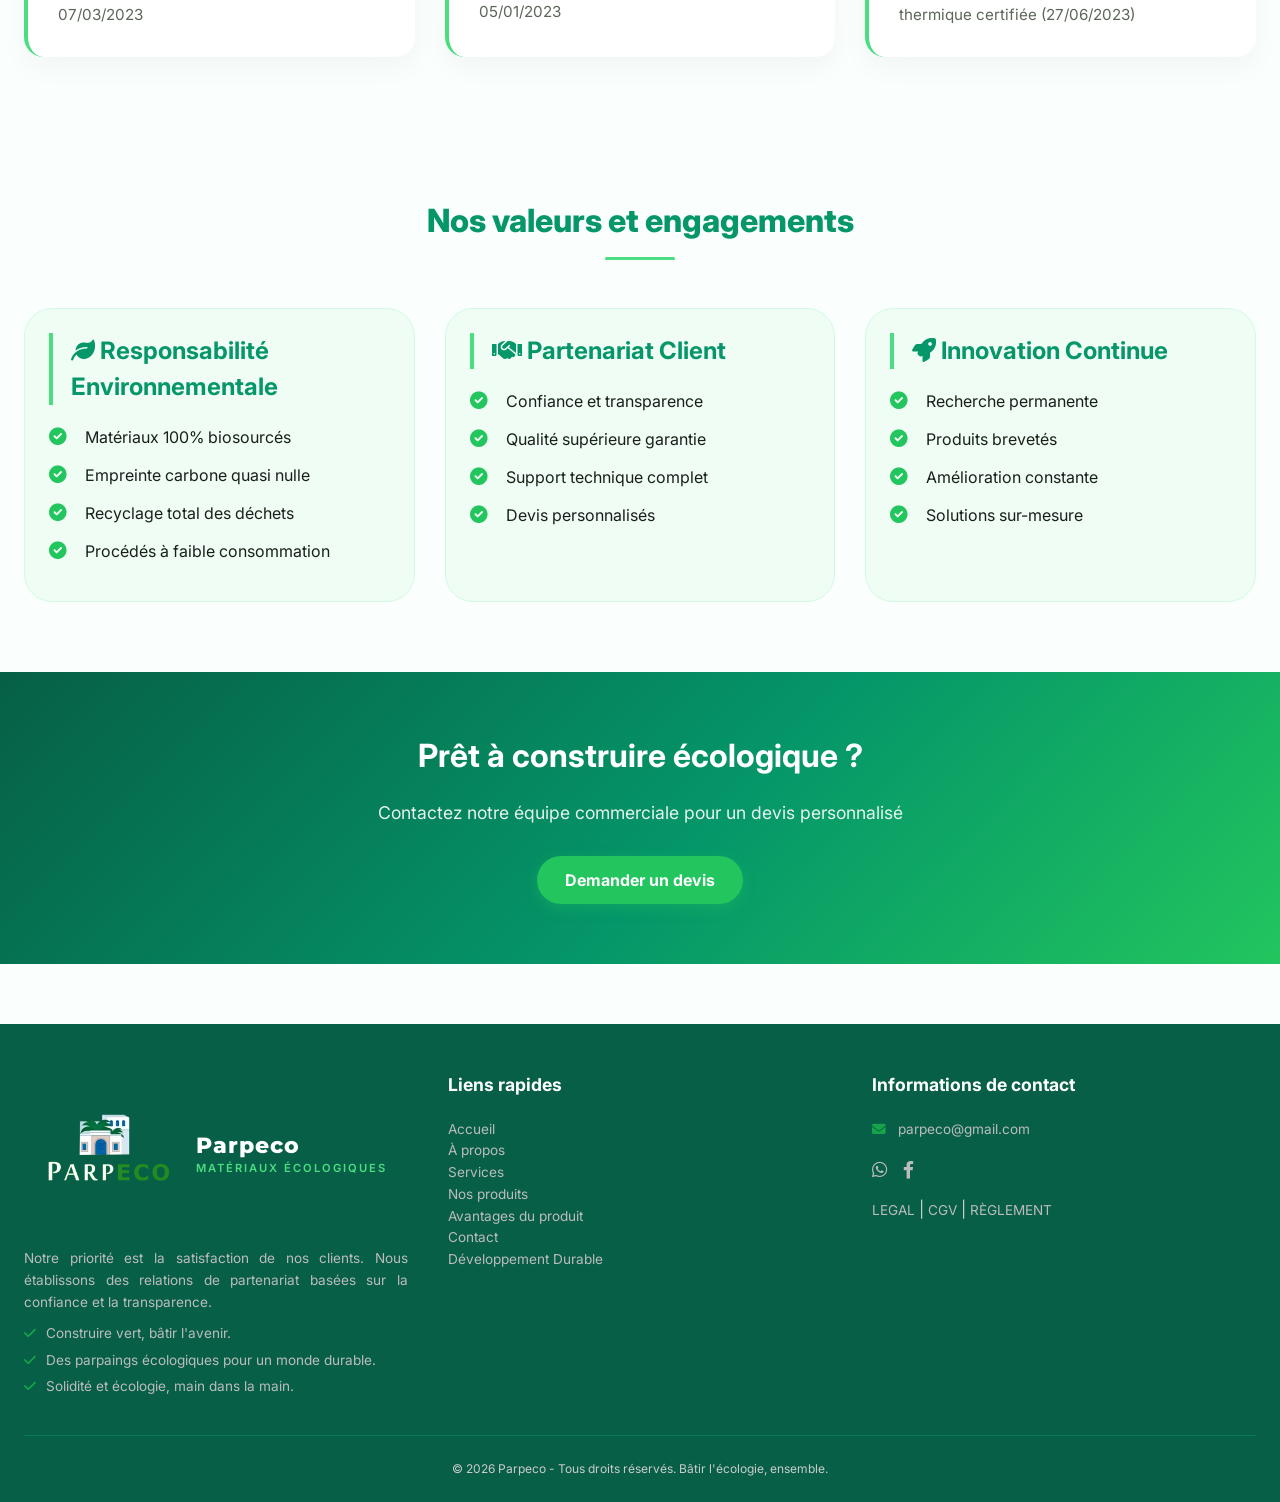
<file: Parpeco _ Â propos.html>
<!DOCTYPE html>
<html lang="fr-FR">
<head>
  <meta charset="UTF-8">
  <meta name="viewport" content="width=device-width, initial-scale=1.0">
  <title>Parpeco | À propos - Matériaux écologiques brevetés</title>
  <meta name="description" content="Parpeco est une société de fabrication de matériaux de construction 100% écologique à empreinte carbone quasi nulle. Brevet, certifications CETEC.">
  <link href="https://fonts.googleapis.com/css2?family=Inter:opsz,wght@14..32,300;14..32,400;14..32,600;14..32,700;14..32,800&family=Montserrat:wght@500;600;700;800&display=swap" rel="stylesheet">
  <link rel="stylesheet" href="https://cdnjs.cloudflare.com/ajax/libs/font-awesome/6.0.0-beta3/css/all.min.css">
  <link rel="stylesheet" href="./parpeco-theme.css">
</head>
<body>

<!-- TOP BAR -->
<div class="top-bar">
  <div class="container">
    <div class="top-social">
          <a href="#" aria-label="WhatsApp" data-i18n="footer-social-whatsapp"><i class="fab fa-whatsapp"></i></a>
          <a href="#" aria-label="Facebook" data-i18n="footer-social-facebook"><i class="fab fa-facebook-f"></i></a>
      <a href="#" aria-label="Instagram"><i class="fab fa-instagram"></i></a>
    </div>
    <div class="top-contact">
      <i class="fas fa-envelope"></i> <a href="mailto:parpeco@gmail.com">parpeco@gmail.com</a>
    </div>
  </div>
</div>

<!-- MAIN HEADER -->
<div class="main-header">
  <div class="container">
    <div class="nav-wrapper">
      <a href="index.html" class="logo-area">
        <span class="logo-img-wrap">
          <img class="logo-img" src="./assets/Parpeco-01.png" alt="Parpeco">
        </span>
          <div class="logo-text">
            <strong data-i18n="footer-parpeco">Parpeco</strong>
            <small data-i18n="footer-logo-tagline">MATÉRIAUX ÉCOLOGIQUES</small>
        </div>
      </a>
      <div class="mobile-toggle" id="mobileToggle">
        <i class="fas fa-bars"></i>
      </div>
      <nav class="main-nav" id="mainNav">
        <ul>
          <li><a href="index.html" data-i18n="header-accueil">Accueil</a></li>
          <li><a href="Parpeco _ Â propos.html" data-i18n="header-apropos">À propos</a></li>
          <li><a href="Parpeco _ Développement Durable.html" data-i18n="header-durable">Développement Durable</a></li>
          <li class="dropdown">
            <a href="#" data-i18n="header-produit">Produit</a>
            <ul class="submenu">
              <li><a href="Parpeco _ Les Avantages du produit.html" data-i18n="header-avantages">Avantages du produit</a></li>
              <li><a href="Parpeco _ Produit.html" data-i18n="header-nos-produits">Nos produits</a></li>
            </ul>
          </li>
          <li><a href="Parpeco _ Services.html" data-i18n="header-services">Services</a></li>
          <li><a href="Parpeco _ Contact.html" data-i18n="header-contact">Contact</a></li>
          <li class="dropdown">
            <a href="#" class="lang-trigger"><img class="lang-flag" src="./Parpeco _ Â propos_files/icons8-france-circulaire-48.png" alt="fr"><span>FR</span></a>
            <ul class="submenu lang-menu">
              <li><a href="#" onclick="switchLang('fr')">🇫🇷 Français</a></li>
              <li><a href="#" onclick="switchLang('en')">🇬🇧 English</a></li>
              <li><a href="#" onclick="switchLang('ar')">🇹🇳 العربية</a></li>
            </ul>
          </li>
        </ul>
      </nav>
    </div>
  </div>
</div>

<!-- PAGE HEADER -->
<section class="page-header">
  <div class="container">
    <h1 data-i18n="page-title">À propos de Parpeco</h1>
    <p data-i18n="page-subtitle">Bâtir intelligemment, en respectant l'homme et la nature</p>
  </div>
</section>

<!-- MAIN CONTENT -->
<section style="padding: 70px 0;">
  <div class="container">
    <div style="max-width: 900px; margin: 0 auto 50px;">
      <blockquote class="story-quote" data-i18n="vision-quote">« À cette époque, construire signifiait bâtir intelligemment… en respectant à la fois l'homme et la nature. »</blockquote>
      <p class="story-text" data-i18n="story-p1">Aujourd'hui, face aux défis environnementaux, à la hausse des coûts énergétiques et aux impacts sur la santé, cette approche redevient essentielle.</p>
      <p class="story-text" data-i18n="story-p2">C'est dans cette continuité que nous avons développé une solution concrète : le parpaing écologique Parpeco.</p>
    </div>
    <div style="display: flex; flex-wrap: wrap; gap: 40px; align-items: center;">
      <div style="flex: 1.2;">
        <h2 style="font-size: 2rem; font-weight: 800; color: #059669; margin-bottom: 20px;" data-i18n="section-material">Notre matériau</h2>
        <p class="story-text" data-i18n="material-p1">Fabriqué à partir de matériaux naturels et locaux — chaux, poudre de verre recyclé, déchets de bois, plâtre et adjuvants écologiques — il réduit significativement l'empreinte carbone par rapport au parpaing classique.</p>
        <p class="story-text" data-i18n="material-p2">Plus économique et rapide à mettre en œuvre, il offre une meilleure résistance au feu grâce à la vaporisation et la carbonatation. Ses propriétés thermiques et respirantes améliorent le confort intérieur et limitent les besoins en climatisation et chauffage.</p>
        <p class="story-text" style="font-weight: 600; color: #065F46;" data-i18n="material-objective">Notre objectif : une alternative durable, accessible et parfaitement adaptée au marché tunisien — pour l'habitat comme pour l'élevage.</p>
        <ul style="list-style: none; margin-top: 24px;">
          <li style="margin-bottom: 14px;"><i class="fas fa-leaf" style="color:#16A34A; width: 28px;"></i> <span data-i18n="item1">Parpaings 100% écologiques, plusieurs épaisseurs</span></li>
          <li style="margin-bottom: 14px;"><i class="fas fa-industry" style="color:#16A34A;"></i> <span data-i18n="item2">Secteurs industriel, agricole et urbain</span></li>
          <li style="margin-bottom: 14px;"><i class="fas fa-fire-extinguisher" style="color:#16A34A;"></i> <span data-i18n="item3">Matériau ininflammable, sécurité incendie maximale</span></li>
          <li style="margin-bottom: 14px;"><i class="fas fa-certificate" style="color:#16A34A;"></i> <span data-i18n="item4">Brevet Tunisien n° 26 996 & certification CETEC</span></li>
        </ul>
      </div>
      <div style="flex: 1; background: #F0FDF4; border-radius: 28px; padding: 20px;">
        <img src="./Parpeco _ Â propos_files/84ee79a1-e253-4dfd-a483-0853986c.jpg" alt="Parpaing écologique Parpeco" style="width:100%; border-radius: 20px;" onerror="this.src='https://placehold.co/400x260?text=Parpeco'">
        <p style="font-size: 0.9rem; margin-top: 12px; text-align:center;" data-i18n="material-img-caption">Parpaing écologique breveté</p>
      </div>
    </div>
  </div>
</section>

<!-- 5 PILIERS TECHNOLOGIQUES -->
<section style="background: #F0FDF4; padding: 70px 0;">
  <div class="container">
    <div class="section-title">
      <h2 data-i18n="section-pillars">Les 5 piliers de notre technologie</h2>
      <div class="green-line"></div>
    </div>
    <div class="grid-5">
      <div class="card"><div class="pillar-num">01</div><h3 data-i18n="pillar-h1">Bio-composition</h3><p data-i18n="pillar-d1">Gypse naturel, chaux éteinte, chaux hydraulique et déchets de bois pour une structure alliant dureté et flexibilité.</p></div>
      <div class="card"><div class="pillar-num">02</div><h3 data-i18n="pillar-h2">Isolation</h3><p data-i18n="pillar-d2">Barrière thermique exceptionnelle — jusqu'à 80 % de réduction de la consommation énergétique.</p></div>
      <div class="card"><div class="pillar-num">03</div><h3 data-i18n="pillar-h3">Auto-protection</h3><p data-i18n="pillar-d3">Milieu alcalin naturel contre moisissures, pourrissement et insectes, sans produits chimiques.</p></div>
      <div class="card"><div class="pillar-num">04</div><h3 data-i18n="pillar-h4">Carbonatation</h3><p data-i18n="pillar-d4">Absorption du CO₂ transformé en roche solide — le bâtiment purifie activement l'atmosphère.</p></div>
      <div class="card"><div class="pillar-num">05</div><h3 data-i18n="pillar-h5">Humidité</h3><p data-i18n="pillar-d5">Régulation naturelle de l'hygrométrie par vaporisation — environnement sain et respirant.</p></div>
    </div>
  </div>
</section>

<!-- CERTIFICATIONS & BREVETS -->
<section style="background: #FAFFFE; padding: 70px 0;">
  <div class="container">
    <div class="section-title">
      <h2 data-i18n="section-certs">Certifications & Brevets</h2>
      <div class="green-line"></div>
    </div>
    <div style="display: grid; grid-template-columns: repeat(auto-fit, minmax(250px, 1fr)); gap: 30px;">
      <div style="background: white; padding: 30px; border-radius: 20px; box-shadow: 0 10px 28px rgba(0,0,0,0.04); border-left: 4px solid #4ADE80;">
        <h3 style="color: #16A34A; margin-bottom: 12px;"><i class="fas fa-trophy" style="color:#16A34A; margin-right: 10px;"></i><span data-i18n="cert-tunisie">Brevet Tunisien</span></h3>
        <img src="./Parpeco _ Â propos_files/350489ae-da74-4d08-a229-310fe667 (2).jpg" alt="Brevet Tunisien" style="width:100%; border-radius: 12px; margin: 15px 0;">
        <p style="color: #5C6659; font-size: 0.95rem;" data-i18n="cert-tunisie-desc">Certificat de brevet n° 26 996 daté du 07/03/2023</p>
      </div>
      <div style="background: white; padding: 30px; border-radius: 20px; box-shadow: 0 10px 28px rgba(0,0,0,0.04); border-left: 4px solid #4ADE80;">
        <h3 style="color: #16A34A; margin-bottom: 12px;"><i class="fas fa-globe" style="color:#16A34A; margin-right: 10px;"></i><span data-i18n="cert-inter">Brevet International</span></h3>
        <img src="./Parpeco _ Â propos_files/e4f0e877-6dd3-4846-9d9c-873a5990.jpg" alt="Brevet International" style="width:100%; border-radius: 12px; margin: 15px 0;">
        <p style="color: #5C6659; font-size: 0.95rem;" data-i18n="cert-inter-desc">Publication mondiale du brevet daté du 05/01/2023</p>
      </div>
      <div style="background: white; padding: 30px; border-radius: 20px; box-shadow: 0 10px 28px rgba(0,0,0,0.04); border-left: 4px solid #4ADE80;">
        <h3 style="color: #16A34A; margin-bottom: 12px;"><i class="fas fa-certificate" style="color:#16A34A; margin-right: 10px;"></i><span data-i18n="cert-cetec">Certification CETEC</span></h3>
        <img src="./Parpeco _ Â propos_files/6445bdbb-e3c0-4d76-b84e-5f327ba8.jpg" alt="Certification CETEC" style="width:100%; border-radius: 12px; margin: 15px 0;">
        <p style="color: #5C6659; font-size: 0.95rem;" data-i18n="cert-cetec-desc">Résistance mécanique & conductivité thermique certifiée (27/06/2023)</p>
      </div>
    </div>
  </div>
</section>

<!-- VALEURS & ENGAGEMENT -->
<section style="padding: 70px 0;">
  <div class="container">
    <div class="section-title">
      <h2 data-i18n="section-valeurs">Nos valeurs et engagements</h2>
      <div class="green-line"></div>
    </div>
    <div style="display: flex; flex-wrap: wrap; gap: 30px;">
      <div class="av-box">
        <h3><i class="fas fa-leaf"></i> <span data-i18n="val-env">Responsabilité Environnementale</span></h3>
        <ul class="av-list">
          <li><i class="fas fa-check-circle"></i> <span data-i18n="val-env1">Matériaux 100% biosourcés</span></li>
          <li><i class="fas fa-check-circle"></i> <span data-i18n="val-env2">Empreinte carbone quasi nulle</span></li>
          <li><i class="fas fa-check-circle"></i> <span data-i18n="val-env3">Recyclage total des déchets</span></li>
          <li><i class="fas fa-check-circle"></i> <span data-i18n="val-env4">Procédés à faible consommation</span></li>
        </ul>
      </div>
      <div class="av-box">
        <h3><i class="fas fa-handshake"></i> <span data-i18n="val-part">Partenariat Client</span></h3>
        <ul class="av-list">
          <li><i class="fas fa-check-circle"></i> <span data-i18n="val-part1">Confiance et transparence</span></li>
          <li><i class="fas fa-check-circle"></i> <span data-i18n="val-part2">Qualité supérieure garantie</span></li>
          <li><i class="fas fa-check-circle"></i> <span data-i18n="val-part3">Support technique complet</span></li>
          <li><i class="fas fa-check-circle"></i> <span data-i18n="val-part4">Devis personnalisés</span></li>
        </ul>
      </div>
      <div class="av-box">
        <h3><i class="fas fa-rocket"></i> <span data-i18n="val-inn">Innovation Continue</span></h3>
        <ul class="av-list">
          <li><i class="fas fa-check-circle"></i> <span data-i18n="val-inn1">Recherche permanente</span></li>
          <li><i class="fas fa-check-circle"></i> <span data-i18n="val-inn2">Produits brevetés</span></li>
          <li><i class="fas fa-check-circle"></i> <span data-i18n="val-inn3">Amélioration constante</span></li>
          <li><i class="fas fa-check-circle"></i> <span data-i18n="val-inn4">Solutions sur-mesure</span></li>
        </ul>
      </div>
    </div>
  </div>
</section>

<!-- APPEL À L'ACTION -->
<section class="cta-band">
  <div class="container" style="text-align: center;">
    <h2 style="font-size: 2rem; margin-bottom: 20px;" data-i18n="cta-title">Prêt à construire écologique ?</h2>
    <p style="font-size: 1.1rem; margin-bottom: 30px; opacity: 0.9;" data-i18n="cta-desc">Contactez notre équipe commerciale pour un devis personnalisé</p>
    <a href="Parpeco _ Contact.html" class="btn" data-i18n="cta-btn">Demander un devis</a>
  </div>
</section>

<!-- FOOTER -->
<footer>
  <div class="container">
    <div class="footer-grid">
      <div class="footer-col">
<div class="footer-logo-area">
          <span class="logo-img-wrap"><img class="footer-logo" src="./assets/Parpeco-01.png" alt="Parpeco"></span>
          <div class="logo-text">
            <strong data-i18n="footer-parpeco">Parpeco</strong>
            <small data-i18n="footer-logo-tagline">MATÉRIAUX ÉCOLOGIQUES</small>
          </div>
        </div>
        <p style="text-align: justify;" data-i18n="footer-paragraph">Notre priorité est la satisfaction de nos clients. Nous établissons des relations de partenariat basées sur la confiance et la transparence.</p>
        <ul class="footer-check-list">
          <li><i class="fa fa-check"></i> <span data-i18n="footer-check-1">Construire vert, bâtir l'avenir.</span></li>
          <li><i class="fa fa-check"></i> <span data-i18n="footer-check-2">Des parpaings écologiques pour un monde durable.</span></li>
          <li><i class="fa fa-check"></i> <span data-i18n="footer-check-3">Solidité et écologie, main dans la main.</span></li>
        </ul>
      </div>
      <div class="footer-col">
        <h4 data-i18n="footer-liens">LIENS RAPIDES</h4>
        <p><a href="index.html" data-i18n="header-accueil">Accueil</a></p>
        <p><a href="Parpeco _ Â propos.html" data-i18n="header-apropos">À propos</a></p>
        <p><a href="Parpeco _ Services.html" data-i18n="header-services">Services</a></p>
        <p><a href="Parpeco _ Produit.html" data-i18n="header-nos-produits">Les Produits</a></p>
        <p><a href="Parpeco _ Les Avantages du produit.html" data-i18n="header-avantages">Les Avantages</a></p>
        <p><a href="Parpeco _ Contact.html" data-i18n="header-contact">Contact</a></p>
        <p><a href="Parpeco _ Développement Durable.html" data-i18n="header-durable">Développement Durable</a></p>
      </div>
      <div class="footer-col">
        <h4 data-i18n="footer-contact">INFORMATIONS DE CONTACT</h4>
        <ul class="footer-contact-list">
          <li><i class="fas fa-envelope"></i> <a href="mailto:parpeco@gmail.com">parpeco@gmail.com</a></li>
        </ul>
        <div class="footer-social">
          <a href="#" aria-label="WhatsApp"><i class="fab fa-whatsapp"></i></a>
          <a href="#" aria-label="Facebook"><i class="fab fa-facebook-f"></i></a>
        </div>
        <div class="footer-legal">
          <a href="#" data-i18n="footer-legal-link-legal">LEGAL</a> |
          <a href="#" data-i18n="footer-legal-link-cgv">CGV</a> |
          <a href="#" data-i18n="footer-legal-link-reglement">RÈGLEMENT</a>
        </div>
      </div>
    </div>
    <div class="copyright" data-i18n="footer-copy">© 2026 Parpeco - Tous droits réservés. Bâtir l'écologie, ensemble.</div>
  </div>
</footer>

<script src="./parpeco-i18n.js"></script>
<script src="./parpeco-pages-i18n.js"></script>
<script>
  const APROPOS_TRANSLATIONS = mergeI18n(PARPECO_COMMON_I18N, PARPECO_APROPOS_I18N);

  const toggleBtn = document.getElementById('mobileToggle');
  const mainNav = document.getElementById('mainNav');
  if(toggleBtn && mainNav) {
    toggleBtn.addEventListener('click', () => { mainNav.classList.toggle('open'); });
    document.querySelectorAll('.dropdown > a').forEach(link => {
      link.addEventListener('click', (e) => {
        if(window.innerWidth <= 960) {
          e.preventDefault();
          link.parentElement.classList.toggle('open-sub');
        }
      });
    });
  }

  initParpecoI18n(APROPOS_TRANSLATIONS);
</script>
</body>
</html>
</file>
<file: parpeco-theme.css>
:root {
  --primary-900: #065F46;
  --primary-700: #059669;
  --primary-500: #22C55E;
  --primary-300: #4ADE80;
  --neutral-900: #1A1F1C;
  --neutral-600: #5C6659;
  --neutral-200: #D1FAE5;
  --neutral-100: #F0FDF4;
  --neutral-50: #FAFFFE;
  --accent-500: #22C55E;
  --accent-600: #16A34A;
  --surface-card: #FFFFFF;
  --shadow: rgba(5, 150, 105, 0.1);
  --footer-border: #047857;
}

* { margin: 0; padding: 0; box-sizing: border-box; }

body {
  font-family: 'Inter', sans-serif;
  background-color: var(--neutral-50);
  color: var(--neutral-900);
  line-height: 1.5;
  scroll-behavior: smooth;
}

.container { max-width: 1280px; margin: 0 auto; padding: 0 24px; }

/* Top bar */
.top-bar {
  background: var(--primary-900);
  padding: 8px 0;
  font-size: 13px;
  color: rgba(255, 255, 255, 0.85);
}
.top-bar .container { display: flex; justify-content: space-between; align-items: center; flex-wrap: wrap; gap: 12px; }
.top-social a { color: rgba(255, 255, 255, 0.75); margin-right: 16px; transition: 0.2s; font-size: 14px; }
.top-social a:hover { color: var(--primary-300); }
.top-contact i { margin-right: 6px; color: var(--primary-300); }
.top-contact a { color: rgba(255, 255, 255, 0.9); text-decoration: none; font-weight: 500; }

/* Header */
.main-header {
  position: sticky; top: 0; z-index: 1000;
  background: var(--surface-card);
  box-shadow: 0 8px 24px var(--shadow);
  border-bottom: 1px solid var(--neutral-200);
}
.nav-wrapper { display: flex; align-items: center; justify-content: space-between; flex-wrap: wrap; padding: 14px 0; }
.logo-area { display: flex; align-items: center; gap: 12px; text-decoration: none; flex-shrink: 0; }
.logo-img-wrap {
  display: inline-flex;
  align-items: center;
  justify-content: center;
}
.logo-img { height: 110px; width: auto; max-width: 200px; object-fit: contain; display: block; transition: transform 0.2s; }
.logo-area:hover .logo-img { transform: scale(1.03); }
.logo-text strong { font-family: 'Montserrat', sans-serif; font-size: 1.35rem; font-weight: 800; color: #065F46; letter-spacing: 1px; }
.logo-text small { font-size: 0.7rem; letter-spacing: 2px; font-weight: 600; color: #047857; display: block; line-height: 1.2; }

.main-nav ul { display: flex; list-style: none; gap: 6px; align-items: center; }
.main-nav li { position: relative; }
.main-nav a {
  display: inline-flex; align-items: center; padding: 10px 16px;
  font-weight: 700; font-size: 0.85rem; text-transform: uppercase; letter-spacing: 0.5px;
  color: var(--neutral-900); text-decoration: none; transition: 0.2s; border-radius: 40px;
}
.main-nav a:hover, .main-nav li.current a { color: var(--primary-500); background: #DCFCE7; }
.dropdown > a:after { content: "\f107"; font-family: "Font Awesome 6 Free"; font-weight: 600; margin-left: 8px; font-size: 0.7rem; opacity: 0.7; }
.submenu {
  position: absolute; top: 42px; left: 0; background: var(--surface-card); min-width: 210px;
  border-radius: 16px; box-shadow: 0 14px 32px rgba(0, 0, 0, 0.08); padding: 10px 0;
  opacity: 0; visibility: hidden; transform: translateY(8px); transition: 0.2s; z-index: 99;
  border-top: 3px solid var(--primary-300);
}
.dropdown:hover .submenu { opacity: 1; visibility: visible; transform: translateY(0); }
.submenu li { display: block; }
.submenu a { padding: 10px 20px; text-transform: none; font-weight: 500; font-size: 0.8rem; border-radius: 0; display: block; }
.lang-trigger { display: flex; align-items: center; gap: 6px; }
.lang-flag { width: 22px; height: 22px; border-radius: 50%; object-fit: cover; }
.mobile-toggle { display: none; font-size: 26px; cursor: pointer; background: #DCFCE7; padding: 6px 12px; border-radius: 30px; color: var(--primary-700); }

/* Hero & page header */
.hero, .page-header {
  background: linear-gradient(135deg, var(--primary-900) 0%, var(--primary-700) 55%, var(--primary-500) 100%);
  color: white;
}
.hero { padding: 70px 0; }
.page-header { padding: 60px 0; }
.hero-grid { display: flex; align-items: center; gap: 40px; flex-wrap: wrap; }
.hero-content { flex: 1; }
.hero-content h1 { font-size: 3rem; font-weight: 800; line-height: 1.2; margin-bottom: 16px; }
.page-header h1 { font-size: 2.5rem; font-weight: 800; margin-bottom: 12px; }
.hero-content p, .page-header p { font-size: 1.1rem; opacity: 0.9; margin-bottom: 28px; }
.hero-image { flex: 1; text-align: center; }
.hero-image img { max-width: 100%; border-radius: 32px; box-shadow: 0 20px 35px -10px rgba(0, 0, 0, 0.35); }

/* Buttons */
.btn {
  display: inline-block; background: var(--accent-500); color: #fff;
  padding: 12px 28px; border-radius: 60px; font-weight: 700; text-decoration: none;
  transition: 0.2s; box-shadow: 0 4px 14px rgba(34, 197, 94, 0.35);
}
.btn:hover { background: var(--accent-600); transform: translateY(-2px); box-shadow: 0 6px 20px rgba(34, 197, 94, 0.45); }
.btn-outline-light { background: transparent; border: 2px solid var(--primary-300); color: #fff; margin-left: 12px; box-shadow: none; }
.btn-outline-light:hover { background: var(--primary-300); color: var(--primary-900); }
.btn-sm {
  margin-top: 20px; background: #DCFCE7; color: var(--primary-700);
  padding: 6px 20px; border-radius: 30px; font-weight: 600; font-size: 0.8rem;
  display: inline-block; text-decoration: none; transition: 0.2s;
}
.btn-sm:hover { background: var(--primary-500); color: #fff; }
.btn-primary-dark { background: var(--primary-700); color: #fff; border: none; cursor: pointer; }
.btn-primary-dark:hover { background: var(--primary-500); }

/* Sections */
.section-title { text-align: center; margin-bottom: 48px; }
.section-title h2 { font-size: 2rem; font-weight: 800; color: var(--primary-700); position: relative; display: inline-block; }
.green-line { width: 70px; height: 3px; background: var(--primary-300); margin: 12px auto 0; border-radius: 4px; }
.section-alt { background: var(--neutral-100); }
.section-light { background: var(--neutral-50); }

/* Cards & grids */
.grid-3 { display: grid; grid-template-columns: repeat(auto-fit, minmax(280px, 1fr)); gap: 30px; }
.card {
  background: var(--surface-card); border-radius: 28px; padding: 28px 24px;
  box-shadow: 0 10px 28px var(--shadow); transition: 0.25s ease; border: 1px solid var(--neutral-200);
}
.card:hover { transform: translateY(-6px); box-shadow: 0 20px 32px rgba(34, 197, 94, 0.15); }
.card-icon { font-size: 2.4rem; color: var(--primary-500); margin-bottom: 20px; }
.card h3 { font-size: 1.4rem; margin-bottom: 12px; color: var(--primary-700); }

/* Avantages boxes */
.avantages-wrap { display: flex; flex-wrap: wrap; gap: 30px; }
.av-box { flex: 1; background: var(--neutral-100); border-radius: 28px; padding: 24px; min-width: 250px; border: 1px solid var(--neutral-200); }
.av-box h3 { font-size: 1.5rem; margin-bottom: 20px; border-left: 4px solid var(--primary-300); padding-left: 18px; color: var(--primary-700); }
.av-list { list-style: none; }
.av-list li { margin-bottom: 14px; display: flex; align-items: center; gap: 12px; color: var(--neutral-900); }
.av-list i { color: var(--primary-500); font-size: 1.1rem; width: 24px; }

/* Compare table */
.compare-table { background: var(--surface-card); border-radius: 32px; overflow-x: auto; box-shadow: 0 8px 20px var(--shadow); border: 1px solid var(--neutral-200); }
.compare-table table { width: 100%; border-collapse: collapse; font-size: 0.9rem; }
.compare-table th { background: var(--primary-700); padding: 16px; font-weight: 800; color: #fff; }
.compare-table td { padding: 14px 16px; border-bottom: 1px solid var(--neutral-200); vertical-align: top; }
.compare-table tbody tr:nth-child(even) { background: var(--neutral-100); }
.compare-table tbody tr:hover { background: #DCFCE7; }

/* Product table */
.product-grid { display: grid; grid-template-columns: 1fr 380px; gap: 40px; align-items: start; }
.product-table-wrap { background: var(--surface-card); border-radius: 28px; overflow-x: auto; box-shadow: 0 10px 28px var(--shadow); border: 1px solid var(--neutral-200); }
.product-table { width: 100%; border-collapse: collapse; font-size: 0.85rem; }
.product-table thead th { background: var(--primary-700); color: #fff; text-align: center; padding: 14px 10px; font-weight: 800; }
.product-table tbody td { padding: 12px 10px; text-align: center; border-bottom: 1px solid var(--neutral-200); color: var(--neutral-900); }
.product-table tbody tr:nth-child(even) td:not(.type-cell) { background: var(--neutral-100); }
.product-table .type-cell { background: var(--primary-500); color: #fff; font-weight: 700; text-align: center; }
.product-image { background: var(--neutral-100); border-radius: 28px; padding: 24px; box-shadow: 0 10px 28px var(--shadow); border: 1px solid var(--neutral-200); text-align: center; }
.product-image img { width: 100%; border-radius: 16px; object-fit: cover; }
.product-image .logo-badge { margin-bottom: 20px; }
.product-image .logo-badge img { height: 140px; width: auto; object-fit: contain; }

/* CTA band */
.cta-band { background: linear-gradient(135deg, var(--primary-900) 0%, var(--primary-700) 55%, var(--primary-500) 100%); color: white; padding: 60px 0; }

/* Utility classes */
.text-accent { color: var(--primary-500); }
.text-heading { color: var(--primary-700); }
.icon-accent { color: var(--primary-500); }
.surface-box { background: var(--neutral-100); border-radius: 28px; padding: 20px; border: 1px solid var(--neutral-200); }
.cert-card { background: var(--surface-card); padding: 30px; border-radius: 20px; box-shadow: 0 10px 28px var(--shadow); border: 1px solid var(--neutral-200); border-left: 4px solid var(--primary-300); }
.input-field { padding: 14px; border-radius: 40px; border: 1px solid var(--neutral-200); width: 100%; font-family: inherit; }
.input-field:focus { outline: none; border-color: var(--primary-500); box-shadow: 0 0 0 3px rgba(34, 197, 94, 0.2); }
textarea.input-field { border-radius: 24px; }

/* Footer */
footer { background: var(--primary-900); color: #ccc; padding: 48px 0 24px; margin-top: 60px; }
.footer-grid { display: grid; grid-template-columns: repeat(auto-fit, minmax(220px, 1fr)); gap: 40px; margin-bottom: 32px; }
.footer-col h4 { color: #fff; margin-bottom: 20px; font-weight: 700; font-size: 1.1rem; }
.footer-col p, .footer-col a { color: #bcbcbc; font-size: 0.85rem; text-decoration: none; line-height: 1.6; }
.footer-col a:hover { color: var(--primary-300); }
.copyright { text-align: center; padding-top: 24px; border-top: 1px solid var(--footer-border); font-size: 0.75rem; }
.footer-logo-area { display: flex; align-items: center; gap: 12px; margin-bottom: 16px; }
.footer-logo { height: 160px; width: auto; max-width: 200px; object-fit: contain; display: block; }
.footer-logo-area .logo-text strong { color: #fff; }
.footer-logo-area .logo-text small { color: var(--primary-300); }
.footer-check-list { list-style: none; padding: 0; margin-top: 10px; }
.footer-check-list li { color: #bcbcbc; font-size: 0.85rem; margin-bottom: 6px; }
.footer-check-list li i { margin-right: 6px; color: #16A34A; }
.footer-contact-list { list-style: none; padding: 0; margin-bottom: 16px; }
.footer-contact-list li { color: #bcbcbc; font-size: 0.85rem; margin-bottom: 8px; }
.footer-contact-list li i { margin-right: 8px; color: #16A34A; }
.footer-social { margin-bottom: 12px; }
.footer-social a { color: #bcbcbc; margin-right: 12px; font-size: 1.1rem; text-decoration: none; }
.footer-social a:hover { color: var(--primary-300); }
.footer-legal { margin-top: 8px; }
.footer-legal a { color: #bcbcbc; font-size: 0.85rem; text-decoration: none; }
.footer-legal a:hover { color: var(--primary-300); }

.pillar-num { font-size: 2.2rem; font-weight: 800; color: var(--primary-500); margin-bottom: 12px; }
.story-quote {
  border-left: 4px solid var(--primary-300);
  padding: 18px 24px;
  background: var(--neutral-100);
  border-radius: 0 20px 20px 0;
  margin-bottom: 20px;
  font-size: 1.05rem;
  line-height: 1.75;
  color: var(--neutral-900);
}
.story-text { font-size: 1.02rem; line-height: 1.75; color: var(--neutral-900); margin-bottom: 18px; }
.story-highlight { background: var(--neutral-100); border-radius: 24px; padding: 32px; border: 1px solid var(--neutral-200); }
.grid-5 { display: grid; grid-template-columns: repeat(auto-fit, minmax(240px, 1fr)); gap: 24px; }

/* Galerie réalisations récentes */
.gallery-img-grid { display: grid; grid-template-columns: repeat(3, 1fr); gap: 24px; }
.gallery-video-grid { display: grid; grid-template-columns: repeat(2, 1fr); gap: 30px; }
.gallery-img-grid + .gallery-video-grid, .gallery-video-grid + .gallery-img-grid { margin-top: 40px; }
.gallery-video-card { background: #F0FDF4; border-radius: 24px; overflow: hidden; box-shadow: 0 8px 32px rgba(0,0,0,0.10); border: 1px solid var(--neutral-200); transition: 0.25s ease; }
.gallery-video-card:hover { transform: translateY(-4px); box-shadow: 0 16px 36px rgba(34, 197, 94, 0.18); }
.gallery-video-card video { width: 100%; display: block; max-height: 320px; background: #000; }
.gallery-video-card .gallery-video-caption { padding: 20px 24px; }
.gallery-video-card .gallery-video-caption strong { color: var(--primary-700); font-size: 1.02rem; }
.gallery-video-card .gallery-video-caption p { font-size: 0.88rem; color: #5C6659; line-height: 1.6; margin: 6px 0 0; }

@media (max-width: 960px) {
  .gallery-img-grid { grid-template-columns: repeat(2, 1fr); }
  .gallery-video-grid { grid-template-columns: 1fr; }
  .mobile-toggle { display: block; }
  .main-nav {
    position: fixed; top: 80px; left: -100%; width: 70%; height: calc(100% - 80px);
    background: white; box-shadow: 4px 0 20px rgba(0, 0, 0, 0.1);
    transition: 0.3s; z-index: 1000; overflow-y: auto; padding: 24px;
  }
  .main-nav.open { left: 0; }
  .main-nav ul { flex-direction: column; align-items: flex-start; }
  .submenu { position: static; box-shadow: none; padding-left: 20px; opacity: 1; visibility: visible; transform: none; display: none; }
  .dropdown.open-sub .submenu { display: block; }
  .hero-content h1 { font-size: 2.2rem; }
  .product-grid { grid-template-columns: 1fr; }
}

@media (max-width: 640px) {
  .hero-grid { flex-direction: column; }
  .container { padding: 0 20px; }
  .gallery-img-grid { grid-template-columns: 1fr; }
}
</file>
